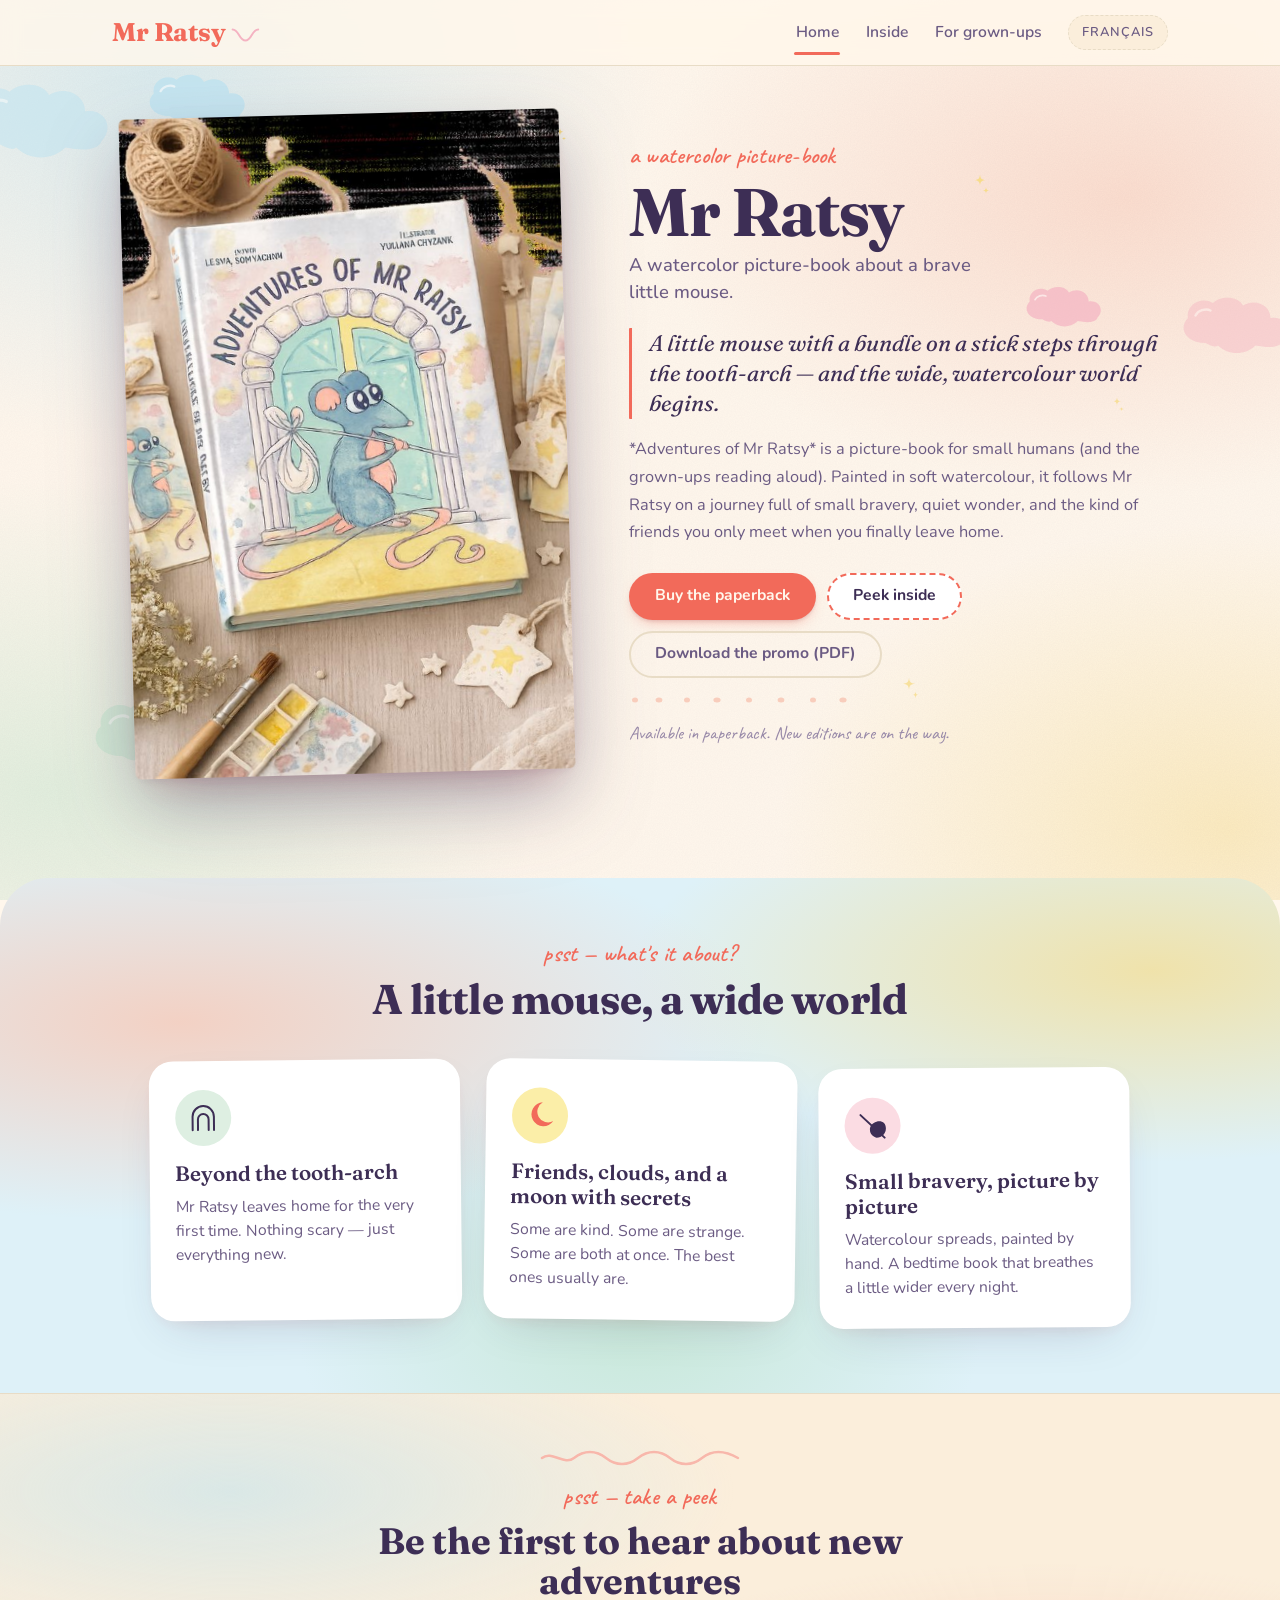
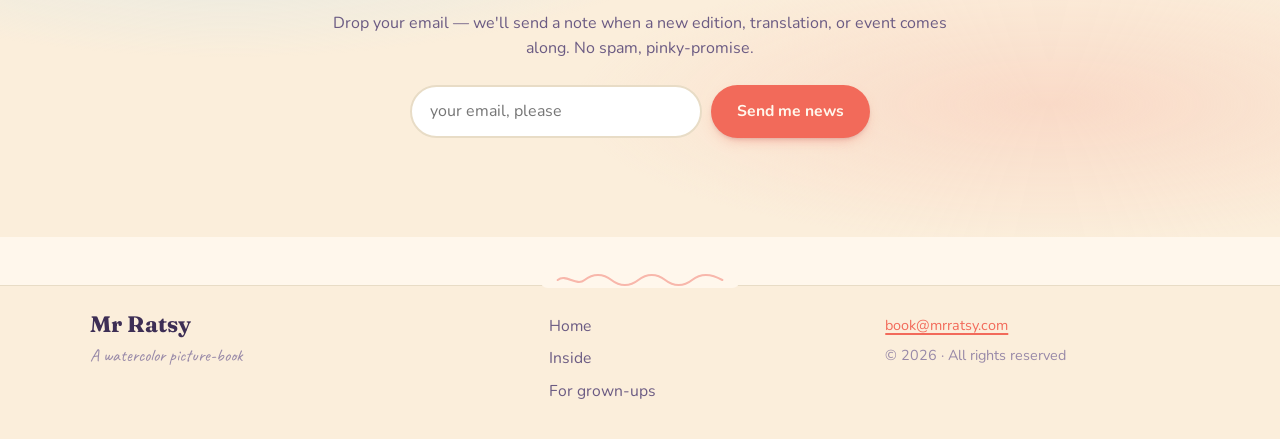
<file: index.html>
<!DOCTYPE html>
<html lang="en">
<head>
    <meta charset="UTF-8">
    <meta name="viewport" content="width=device-width, initial-scale=1.0">
    <title>Adventures of Mr Ratsy — a watercolor picture-book</title>
    <meta name="description" content="Adventures of Mr Ratsy — a watercolor picture-book for children. Follow a brave little mouse on his journey beyond the tooth-arch. Written by Lesya Sonyachna, illustrated by Yuliana Chyzhyk.">
    <meta name="robots" content="index,follow,noarchive,max-image-preview:large">
    <meta name="ia_archiver" content="noindex,nofollow,noarchive">
    <meta name="archive.org_bot" content="noindex,nofollow,noarchive">
    <meta name="theme-color" content="#FFF7EC">
    <meta property="og:title" content="Adventures of Mr Ratsy — a watercolor picture-book">
    <meta property="og:description" content="Adventures of Mr Ratsy — a watercolor picture-book for children. Follow a brave little mouse on his journey beyond the tooth-arch. Written by Lesya Sonyachna, illustrated by Yuliana Chyzhyk.">
    <meta property="og:type" content="book">
    <meta property="og:image" content="https://mrratsy.com/img/og.jpg">
    <meta property="og:locale" content="en_US">
    <meta name="twitter:card" content="summary_large_image">
    <link rel="alternate" hreflang="en" href="https://mrratsy.com/">
    <link rel="alternate" hreflang="fr" href="https://mrratsy.com/fr">
    <link rel="alternate" hreflang="x-default" href="https://mrratsy.com/">
    <link rel="canonical" href="https://mrratsy.com/">
    <link rel="stylesheet" href="/style.7dc31ea4.css">
    <link rel="preconnect" href="https://fonts.googleapis.com">
    <link rel="preconnect" href="https://fonts.gstatic.com" crossorigin>
    <link rel="stylesheet" href="https://fonts.googleapis.com/css2?family=Fraunces:opsz,wght@9..144,500;9..144,600;9..144,700&family=Nunito:wght@400;500;600;700&family=Caveat:wght@500;600;700&display=swap">
    
    
</head>
<body class="page-home">

    <svg aria-hidden="true" focusable="false" width="0" height="0" style="position:absolute;overflow:hidden">
        <defs>
            <symbol id="i-cloud" viewBox="0 0 120 56">
                <path d="M30 44C14 44 8 32 16 24c-2-10 10-18 20-12C42 6 56 6 60 14c10-6 22 0 22 10 12-2 18 10 10 18-2 6-12 6-22 4-8 8-22 8-30 0-2 2-6 0-10-2z" fill="currentColor"/>
                <path d="M22 22c2-4 8-6 12-4" stroke="rgba(255,255,255,.7)" stroke-width="2" stroke-linecap="round" fill="none"/>
            </symbol>
            <symbol id="i-sparkle" viewBox="0 0 24 24">
                <path d="M12 1.5c.4 4 1.6 5.2 5.6 5.6-4 .4-5.2 1.6-5.6 5.6-.4-4-1.6-5.2-5.6-5.6 4-.4 5.2-1.6 5.6-5.6zM18 14c.2 2.6.8 3.2 3.4 3.4-2.6.2-3.2.8-3.4 3.4-.2-2.6-.8-3.2-3.4-3.4 2.6-.2 3.2-.8 3.4-3.4z" fill="currentColor"/>
            </symbol>
            <symbol id="i-squiggle" viewBox="0 0 200 16">
                <path d="M2 8c10-8 22 8 32 0s22-8 32 0 22 8 32 0 22-8 32 0 22 8 32 0 22-8 36 0" fill="none" stroke="currentColor" stroke-width="2.5" stroke-linecap="round"/>
            </symbol>
            <symbol id="i-trail" viewBox="0 0 240 12">
                <g fill="currentColor">
                    <ellipse cx="6" cy="6" rx="3" ry="2.5"/>
                    <ellipse cx="30" cy="6" rx="3.4" ry="2.5"/>
                    <ellipse cx="58" cy="6" rx="3" ry="2.5"/>
                    <ellipse cx="88" cy="6" rx="3.6" ry="2.5"/>
                    <ellipse cx="120" cy="6" rx="3" ry="2.5"/>
                    <ellipse cx="152" cy="6" rx="3.4" ry="2.5"/>
                    <ellipse cx="184" cy="6" rx="3" ry="2.5"/>
                    <ellipse cx="214" cy="6" rx="3.6" ry="2.5"/>
                </g>
            </symbol>
            <symbol id="i-tail" viewBox="0 0 40 22">
                <path d="M2 4c8 0 8 14 16 14s8-14 16-14" fill="none" stroke="currentColor" stroke-width="2.5" stroke-linecap="round"/>
            </symbol>
            <symbol id="i-moon" viewBox="0 0 48 48">
                <path d="M28 4a18 18 0 1 0 16 28A14 14 0 0 1 28 4z" fill="currentColor"/>
            </symbol>
            <symbol id="i-arch" viewBox="0 0 48 48">
                <path d="M8 42V22a16 16 0 1 1 32 0v20" fill="none" stroke="currentColor" stroke-width="3" stroke-linecap="round"/>
                <path d="M16 42V26a8 8 0 1 1 16 0v16" fill="none" stroke="currentColor" stroke-width="3" stroke-linecap="round"/>
            </symbol>
            <symbol id="i-bundle" viewBox="0 0 48 48">
                <path d="M6 8L42 42" stroke="currentColor" stroke-width="3" stroke-linecap="round" fill="none"/>
                <path d="M30 18c-6 2-10 6-10 12s4 10 10 12c8 0 14-6 14-14s-6-12-14-10z" fill="currentColor"/>
            </symbol>
        </defs>
    </svg>

    <div class="sky" aria-hidden="true">
        <svg class="cloud cloud-1"><use href="#i-cloud"/></svg>
        <svg class="cloud cloud-2"><use href="#i-cloud"/></svg>
        <svg class="cloud cloud-3"><use href="#i-cloud"/></svg>
        <svg class="sparkle sparkle-1"><use href="#i-sparkle"/></svg>
        <svg class="sparkle sparkle-2"><use href="#i-sparkle"/></svg>
        <svg class="sparkle sparkle-3"><use href="#i-sparkle"/></svg>
    </div>

    <header class="site-header">
        <div class="header-inner">
            <a class="brand" href="/" aria-label="Mr Ratsy">
                <span class="brand-mark">Mr Ratsy</span>
                <svg class="brand-tail" aria-hidden="true"><use href="#i-tail"/></svg>
            </a>
            <nav class="primary-nav" aria-label="primary">
                <a href="/" data-nav="home">Home</a>
                <a href="/inside" data-nav="inside">Inside</a>
                <a href="/grownups" data-nav="grownups">For grown-ups</a>
            </nav>
            <div class="header-meta">
                <a class="lang-toggle" href="/fr" hreflang="fr">Français</a>
                <button class="nav-toggle" id="nav-toggle" aria-label="menu" aria-expanded="false">
                    <span></span><span></span><span></span>
                </button>
            </div>
        </div>
    </header>

    <main>
        <section class="hero">
            <div class="hero-decor" aria-hidden="true">
                <svg class="hero-cloud hero-cloud-a"><use href="#i-cloud"/></svg>
                <svg class="hero-cloud hero-cloud-b"><use href="#i-cloud"/></svg>
                <svg class="hero-sparkle hero-sparkle-a"><use href="#i-sparkle"/></svg>
                <svg class="hero-sparkle hero-sparkle-b"><use href="#i-sparkle"/></svg>
                <svg class="hero-sparkle hero-sparkle-c"><use href="#i-sparkle"/></svg>
            </div>
            <div class="hero-grid">
                <div class="hero-cover">
                    <div class="hero-cover-frame">
                        <picture>
                            <source media="(prefers-color-scheme: dark)"
                                    srcset="/img/cover-sm.jpg 600w, /img/cover.jpg 1200w"
                                    sizes="(max-width: 720px) 80vw, 480px">
                            <img src="/img/cover-light.jpg"
                                 srcset="/img/cover-light-sm.jpg 600w, /img/cover-light.jpg 1200w"
                                 sizes="(max-width: 720px) 80vw, 480px"
                                 alt="Mr Ratsy — cover"
                                 width="1200" height="1800">
                        </picture>
                    </div>
                </div>
                <div class="hero-text">
                    <p class="eyebrow eyebrow-hand">a watercolor picture-book</p>
                    <h1 class="hero-title">Mr Ratsy</h1>
                    <p class="hero-tagline">A watercolor picture-book about a brave little mouse.</p>
<p class="hero-logline">A little mouse with a bundle on a stick steps through the tooth-arch — and the wide, watercolour world begins.</p>

<p class="hero-pitch">*Adventures of Mr Ratsy* is a picture-book for small humans (and the grown-ups reading aloud). Painted in soft watercolour, it follows Mr Ratsy on a journey full of small bravery, quiet wonder, and the kind of friends you only meet when you finally leave home.</p>
                    <div class="cta-row">
<a class="btn btn-primary" href="https://www.amazon.fr/dp/B0GZNQCR7Y" target="_blank" rel="noopener">Buy the paperback</a><a class="btn btn-secondary" href="/inside">Peek inside</a><a class="btn btn-ghost" href="/promo.pdf" download>Download the promo (PDF)</a>
                    </div>
                    <svg class="cta-trail" aria-hidden="true"><use href="#i-trail"/></svg>
                    <p class="wip-note">Available in paperback. New editions are on the way.</p>
                </div>
            </div>
        </section>

        <section class="band band-sky">
            <div class="band-inner">
                <p class="eyebrow eyebrow-hand">psst — what's it about?</p>
                <h2 class="band-title">A little mouse, a wide world</h2>
                <ul class="feature-grid">
                    <li class="feature-card">
                        <span class="feature-icon feature-icon-arch"><svg><use href="#i-arch"/></svg></span>
                        <h3>Beyond the tooth-arch</h3>
                        <p>Mr Ratsy leaves home for the very first time. Nothing scary — just everything new.</p>
                    </li>
                    <li class="feature-card">
                        <span class="feature-icon feature-icon-moon"><svg><use href="#i-moon"/></svg></span>
                        <h3>Friends, clouds, and a moon with secrets</h3>
                        <p>Some are kind. Some are strange. Some are both at once. The best ones usually are.</p>
                    </li>
                    <li class="feature-card">
                        <span class="feature-icon feature-icon-bundle"><svg><use href="#i-bundle"/></svg></span>
                        <h3>Small bravery, picture by picture</h3>
                        <p>Watercolour spreads, painted by hand. A bedtime book that breathes a little wider every night.</p>
                    </li>
                </ul>
            </div>
        </section>

        <section class="newsletter">
            <svg class="newsletter-squiggle" aria-hidden="true"><use href="#i-squiggle"/></svg>
            <div class="newsletter-inner">
                <p class="eyebrow eyebrow-hand">psst — take a peek</p>
                <h2 class="newsletter-title">Be the first to hear about new adventures</h2>
                <p class="newsletter-lead">Drop your email — we'll send a note when a new edition, translation, or event comes along. No spam, pinky-promise.</p>
<form class="newsletter-form" data-endpoint="" data-mailto="mailto:book@mrratsy.com?subject=Subscribe — Mr Ratsy&body=I'd like to hear about new adventures of Mr Ratsy." data-thanks="Thank you! We'll be in touch."><input type="email" name="email" required placeholder="your email, please"><button class="btn btn-primary" type="submit">Send me news</button></form><p class="newsletter-status"></p>
            </div>
        </section>

    </main>

    <footer class="site-footer">
        <svg class="footer-divider" aria-hidden="true"><use href="#i-squiggle"/></svg>
        <div class="footer-inner">
            <div class="footer-brand">
                <div class="footer-title">Mr Ratsy</div>
                <div class="footer-caption">A watercolor picture-book</div>
            </div>
            <div class="footer-links">
                <a href="/">Home</a>
                <a href="/inside">Inside</a>
                <a href="/grownups">For grown-ups</a>
            </div>
            <div class="footer-meta">
                <a href="mailto:book@mrratsy.com">book@mrratsy.com</a>
                <span class="sep">·</span>
                <span>© 2026 · All rights reserved</span>
            </div>
        </div>
    </footer>

    <script src="/nav.298ba04a.js" defer></script>
</body>
</html>
</file>
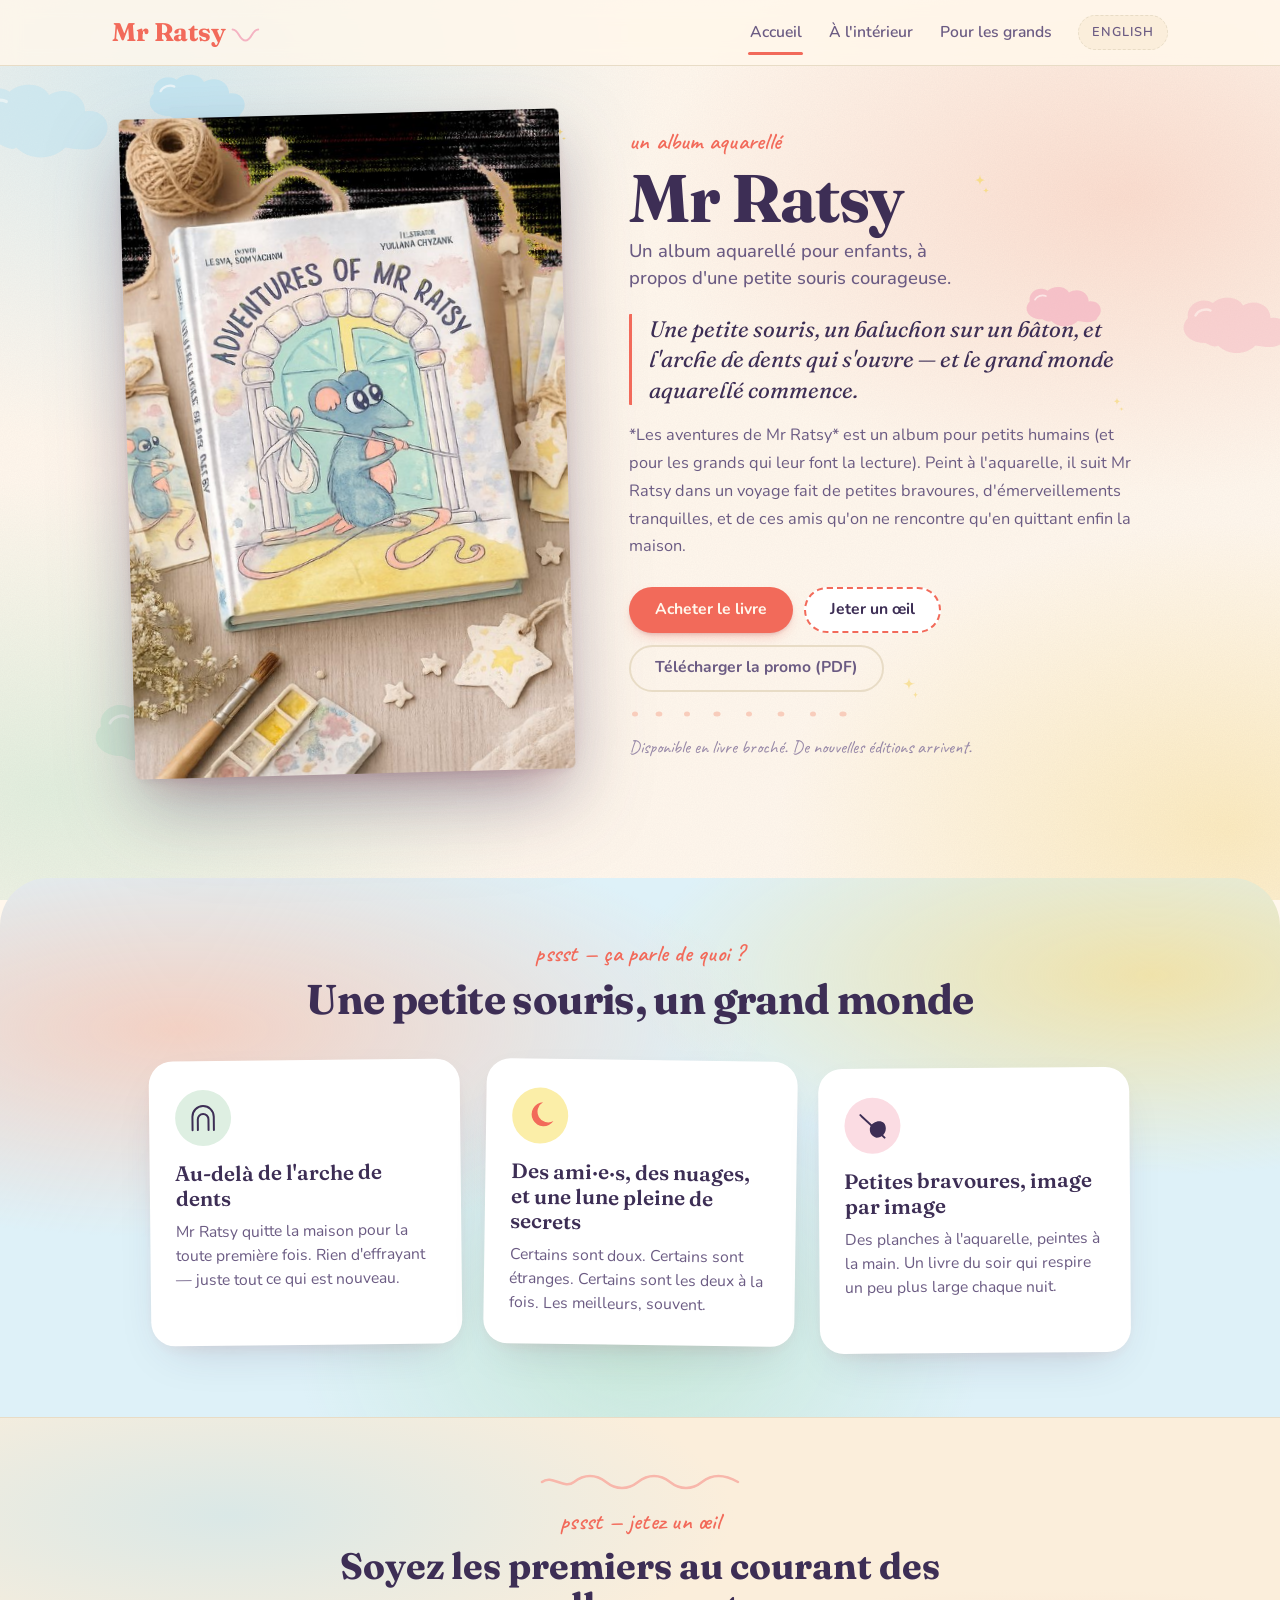
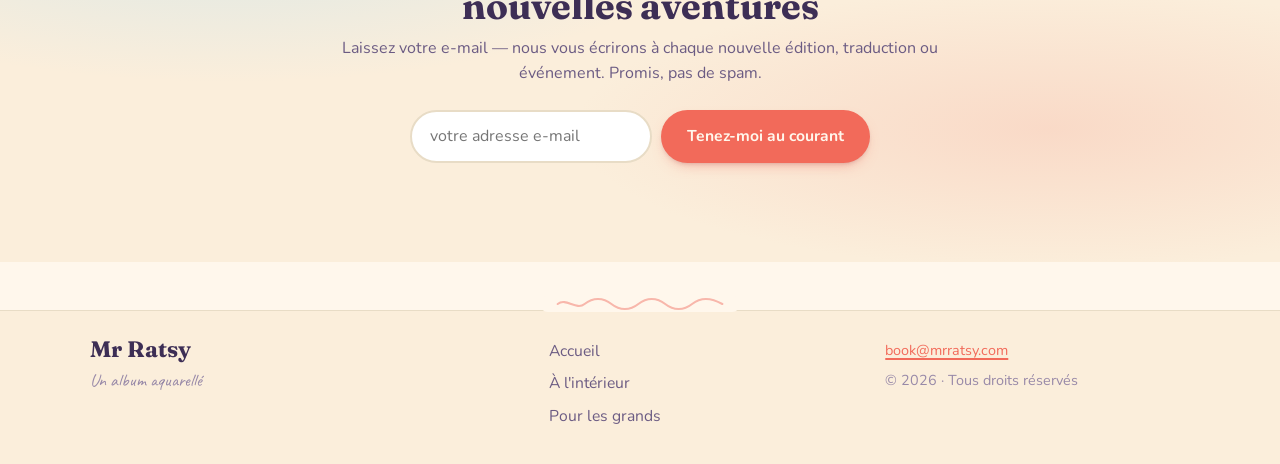
<file: fr/index.html>
<!DOCTYPE html>
<html lang="fr">
<head>
    <meta charset="UTF-8">
    <meta name="viewport" content="width=device-width, initial-scale=1.0">
    <title>Les aventures de Mr Ratsy — un album aquarellé</title>
    <meta name="description" content="Les aventures de Mr Ratsy — un album aquarellé pour enfants. Suivez une petite souris courageuse dans son voyage au-delà de l'arche de dents. Écrit par Lesya Sonyachna, illustré par Yuliana Chyzhyk.">
    <meta name="robots" content="index,follow,noarchive,max-image-preview:large">
    <meta name="ia_archiver" content="noindex,nofollow,noarchive">
    <meta name="archive.org_bot" content="noindex,nofollow,noarchive">
    <meta name="theme-color" content="#FFF7EC">
    <meta property="og:title" content="Les aventures de Mr Ratsy — un album aquarellé">
    <meta property="og:description" content="Les aventures de Mr Ratsy — un album aquarellé pour enfants. Suivez une petite souris courageuse dans son voyage au-delà de l'arche de dents. Écrit par Lesya Sonyachna, illustré par Yuliana Chyzhyk.">
    <meta property="og:type" content="book">
    <meta property="og:image" content="https://mrratsy.com/img/og.jpg">
    <meta property="og:locale" content="fr_FR">
    <meta name="twitter:card" content="summary_large_image">
    <link rel="alternate" hreflang="en" href="https://mrratsy.com/">
    <link rel="alternate" hreflang="fr" href="https://mrratsy.com/fr">
    <link rel="alternate" hreflang="x-default" href="https://mrratsy.com/">
    <link rel="canonical" href="https://mrratsy.com/fr">
    <link rel="stylesheet" href="/style.7dc31ea4.css">
    <link rel="preconnect" href="https://fonts.googleapis.com">
    <link rel="preconnect" href="https://fonts.gstatic.com" crossorigin>
    <link rel="stylesheet" href="https://fonts.googleapis.com/css2?family=Fraunces:opsz,wght@9..144,500;9..144,600;9..144,700&family=Nunito:wght@400;500;600;700&family=Caveat:wght@500;600;700&display=swap">
    
    
</head>
<body class="page-home">

    <svg aria-hidden="true" focusable="false" width="0" height="0" style="position:absolute;overflow:hidden">
        <defs>
            <symbol id="i-cloud" viewBox="0 0 120 56">
                <path d="M30 44C14 44 8 32 16 24c-2-10 10-18 20-12C42 6 56 6 60 14c10-6 22 0 22 10 12-2 18 10 10 18-2 6-12 6-22 4-8 8-22 8-30 0-2 2-6 0-10-2z" fill="currentColor"/>
                <path d="M22 22c2-4 8-6 12-4" stroke="rgba(255,255,255,.7)" stroke-width="2" stroke-linecap="round" fill="none"/>
            </symbol>
            <symbol id="i-sparkle" viewBox="0 0 24 24">
                <path d="M12 1.5c.4 4 1.6 5.2 5.6 5.6-4 .4-5.2 1.6-5.6 5.6-.4-4-1.6-5.2-5.6-5.6 4-.4 5.2-1.6 5.6-5.6zM18 14c.2 2.6.8 3.2 3.4 3.4-2.6.2-3.2.8-3.4 3.4-.2-2.6-.8-3.2-3.4-3.4 2.6-.2 3.2-.8 3.4-3.4z" fill="currentColor"/>
            </symbol>
            <symbol id="i-squiggle" viewBox="0 0 200 16">
                <path d="M2 8c10-8 22 8 32 0s22-8 32 0 22 8 32 0 22-8 32 0 22 8 32 0 22-8 36 0" fill="none" stroke="currentColor" stroke-width="2.5" stroke-linecap="round"/>
            </symbol>
            <symbol id="i-trail" viewBox="0 0 240 12">
                <g fill="currentColor">
                    <ellipse cx="6" cy="6" rx="3" ry="2.5"/>
                    <ellipse cx="30" cy="6" rx="3.4" ry="2.5"/>
                    <ellipse cx="58" cy="6" rx="3" ry="2.5"/>
                    <ellipse cx="88" cy="6" rx="3.6" ry="2.5"/>
                    <ellipse cx="120" cy="6" rx="3" ry="2.5"/>
                    <ellipse cx="152" cy="6" rx="3.4" ry="2.5"/>
                    <ellipse cx="184" cy="6" rx="3" ry="2.5"/>
                    <ellipse cx="214" cy="6" rx="3.6" ry="2.5"/>
                </g>
            </symbol>
            <symbol id="i-tail" viewBox="0 0 40 22">
                <path d="M2 4c8 0 8 14 16 14s8-14 16-14" fill="none" stroke="currentColor" stroke-width="2.5" stroke-linecap="round"/>
            </symbol>
            <symbol id="i-moon" viewBox="0 0 48 48">
                <path d="M28 4a18 18 0 1 0 16 28A14 14 0 0 1 28 4z" fill="currentColor"/>
            </symbol>
            <symbol id="i-arch" viewBox="0 0 48 48">
                <path d="M8 42V22a16 16 0 1 1 32 0v20" fill="none" stroke="currentColor" stroke-width="3" stroke-linecap="round"/>
                <path d="M16 42V26a8 8 0 1 1 16 0v16" fill="none" stroke="currentColor" stroke-width="3" stroke-linecap="round"/>
            </symbol>
            <symbol id="i-bundle" viewBox="0 0 48 48">
                <path d="M6 8L42 42" stroke="currentColor" stroke-width="3" stroke-linecap="round" fill="none"/>
                <path d="M30 18c-6 2-10 6-10 12s4 10 10 12c8 0 14-6 14-14s-6-12-14-10z" fill="currentColor"/>
            </symbol>
        </defs>
    </svg>

    <div class="sky" aria-hidden="true">
        <svg class="cloud cloud-1"><use href="#i-cloud"/></svg>
        <svg class="cloud cloud-2"><use href="#i-cloud"/></svg>
        <svg class="cloud cloud-3"><use href="#i-cloud"/></svg>
        <svg class="sparkle sparkle-1"><use href="#i-sparkle"/></svg>
        <svg class="sparkle sparkle-2"><use href="#i-sparkle"/></svg>
        <svg class="sparkle sparkle-3"><use href="#i-sparkle"/></svg>
    </div>

    <header class="site-header">
        <div class="header-inner">
            <a class="brand" href="/fr" aria-label="Mr Ratsy">
                <span class="brand-mark">Mr Ratsy</span>
                <svg class="brand-tail" aria-hidden="true"><use href="#i-tail"/></svg>
            </a>
            <nav class="primary-nav" aria-label="primary">
                <a href="/fr" data-nav="home">Accueil</a>
                <a href="/fr/inside" data-nav="inside">À l'intérieur</a>
                <a href="/fr/grownups" data-nav="grownups">Pour les grands</a>
            </nav>
            <div class="header-meta">
                <a class="lang-toggle" href="/" hreflang="en">English</a>
                <button class="nav-toggle" id="nav-toggle" aria-label="menu" aria-expanded="false">
                    <span></span><span></span><span></span>
                </button>
            </div>
        </div>
    </header>

    <main>
        <section class="hero">
            <div class="hero-decor" aria-hidden="true">
                <svg class="hero-cloud hero-cloud-a"><use href="#i-cloud"/></svg>
                <svg class="hero-cloud hero-cloud-b"><use href="#i-cloud"/></svg>
                <svg class="hero-sparkle hero-sparkle-a"><use href="#i-sparkle"/></svg>
                <svg class="hero-sparkle hero-sparkle-b"><use href="#i-sparkle"/></svg>
                <svg class="hero-sparkle hero-sparkle-c"><use href="#i-sparkle"/></svg>
            </div>
            <div class="hero-grid">
                <div class="hero-cover">
                    <div class="hero-cover-frame">
                        <picture>
                            <source media="(prefers-color-scheme: dark)"
                                    srcset="/img/cover-sm.jpg 600w, /img/cover.jpg 1200w"
                                    sizes="(max-width: 720px) 80vw, 480px">
                            <img src="/img/cover-light.jpg"
                                 srcset="/img/cover-light-sm.jpg 600w, /img/cover-light.jpg 1200w"
                                 sizes="(max-width: 720px) 80vw, 480px"
                                 alt="Mr Ratsy — cover"
                                 width="1200" height="1800">
                        </picture>
                    </div>
                </div>
                <div class="hero-text">
                    <p class="eyebrow eyebrow-hand">un album aquarellé</p>
                    <h1 class="hero-title">Mr Ratsy</h1>
                    <p class="hero-tagline">Un album aquarellé pour enfants, à propos d'une petite souris courageuse.</p>
<p class="hero-logline">Une petite souris, un baluchon sur un bâton, et l'arche de dents qui s'ouvre — et le grand monde aquarellé commence.</p>

<p class="hero-pitch">*Les aventures de Mr Ratsy* est un album pour petits humains (et pour les grands qui leur font la lecture). Peint à l'aquarelle, il suit Mr Ratsy dans un voyage fait de petites bravoures, d'émerveillements tranquilles, et de ces amis qu'on ne rencontre qu'en quittant enfin la maison.</p>
                    <div class="cta-row">
<a class="btn btn-primary" href="https://www.amazon.fr/dp/B0GZNQCR7Y" target="_blank" rel="noopener">Acheter le livre</a><a class="btn btn-secondary" href="/fr/inside">Jeter un œil</a><a class="btn btn-ghost" href="/promo.pdf" download>Télécharger la promo (PDF)</a>
                    </div>
                    <svg class="cta-trail" aria-hidden="true"><use href="#i-trail"/></svg>
                    <p class="wip-note">Disponible en livre broché. De nouvelles éditions arrivent.</p>
                </div>
            </div>
        </section>

        <section class="band band-sky">
            <div class="band-inner">
                <p class="eyebrow eyebrow-hand">pssst — ça parle de quoi ?</p>
                <h2 class="band-title">Une petite souris, un grand monde</h2>
                <ul class="feature-grid">
                    <li class="feature-card">
                        <span class="feature-icon feature-icon-arch"><svg><use href="#i-arch"/></svg></span>
                        <h3>Au-delà de l'arche de dents</h3>
                        <p>Mr Ratsy quitte la maison pour la toute première fois. Rien d'effrayant — juste tout ce qui est nouveau.</p>
                    </li>
                    <li class="feature-card">
                        <span class="feature-icon feature-icon-moon"><svg><use href="#i-moon"/></svg></span>
                        <h3>Des ami·e·s, des nuages, et une lune pleine de secrets</h3>
                        <p>Certains sont doux. Certains sont étranges. Certains sont les deux à la fois. Les meilleurs, souvent.</p>
                    </li>
                    <li class="feature-card">
                        <span class="feature-icon feature-icon-bundle"><svg><use href="#i-bundle"/></svg></span>
                        <h3>Petites bravoures, image par image</h3>
                        <p>Des planches à l'aquarelle, peintes à la main. Un livre du soir qui respire un peu plus large chaque nuit.</p>
                    </li>
                </ul>
            </div>
        </section>

        <section class="newsletter">
            <svg class="newsletter-squiggle" aria-hidden="true"><use href="#i-squiggle"/></svg>
            <div class="newsletter-inner">
                <p class="eyebrow eyebrow-hand">pssst — jetez un œil</p>
                <h2 class="newsletter-title">Soyez les premiers au courant des nouvelles aventures</h2>
                <p class="newsletter-lead">Laissez votre e-mail — nous vous écrirons à chaque nouvelle édition, traduction ou événement. Promis, pas de spam.</p>
<form class="newsletter-form" data-endpoint="" data-mailto="mailto:book@mrratsy.com?subject=Abonnement — Mr Ratsy&body=J'aimerais être tenu(e) au courant des nouvelles aventures de Mr Ratsy." data-thanks="Merci ! Nous vous tiendrons au courant."><input type="email" name="email" required placeholder="votre adresse e-mail"><button class="btn btn-primary" type="submit">Tenez-moi au courant</button></form><p class="newsletter-status"></p>
            </div>
        </section>

    </main>

    <footer class="site-footer">
        <svg class="footer-divider" aria-hidden="true"><use href="#i-squiggle"/></svg>
        <div class="footer-inner">
            <div class="footer-brand">
                <div class="footer-title">Mr Ratsy</div>
                <div class="footer-caption">Un album aquarellé</div>
            </div>
            <div class="footer-links">
                <a href="/fr">Accueil</a>
                <a href="/fr/inside">À l'intérieur</a>
                <a href="/fr/grownups">Pour les grands</a>
            </div>
            <div class="footer-meta">
                <a href="mailto:book@mrratsy.com">book@mrratsy.com</a>
                <span class="sep">·</span>
                <span>© 2026 · Tous droits réservés</span>
            </div>
        </div>
    </footer>

    <script src="/nav.298ba04a.js" defer></script>
</body>
</html>
</file>
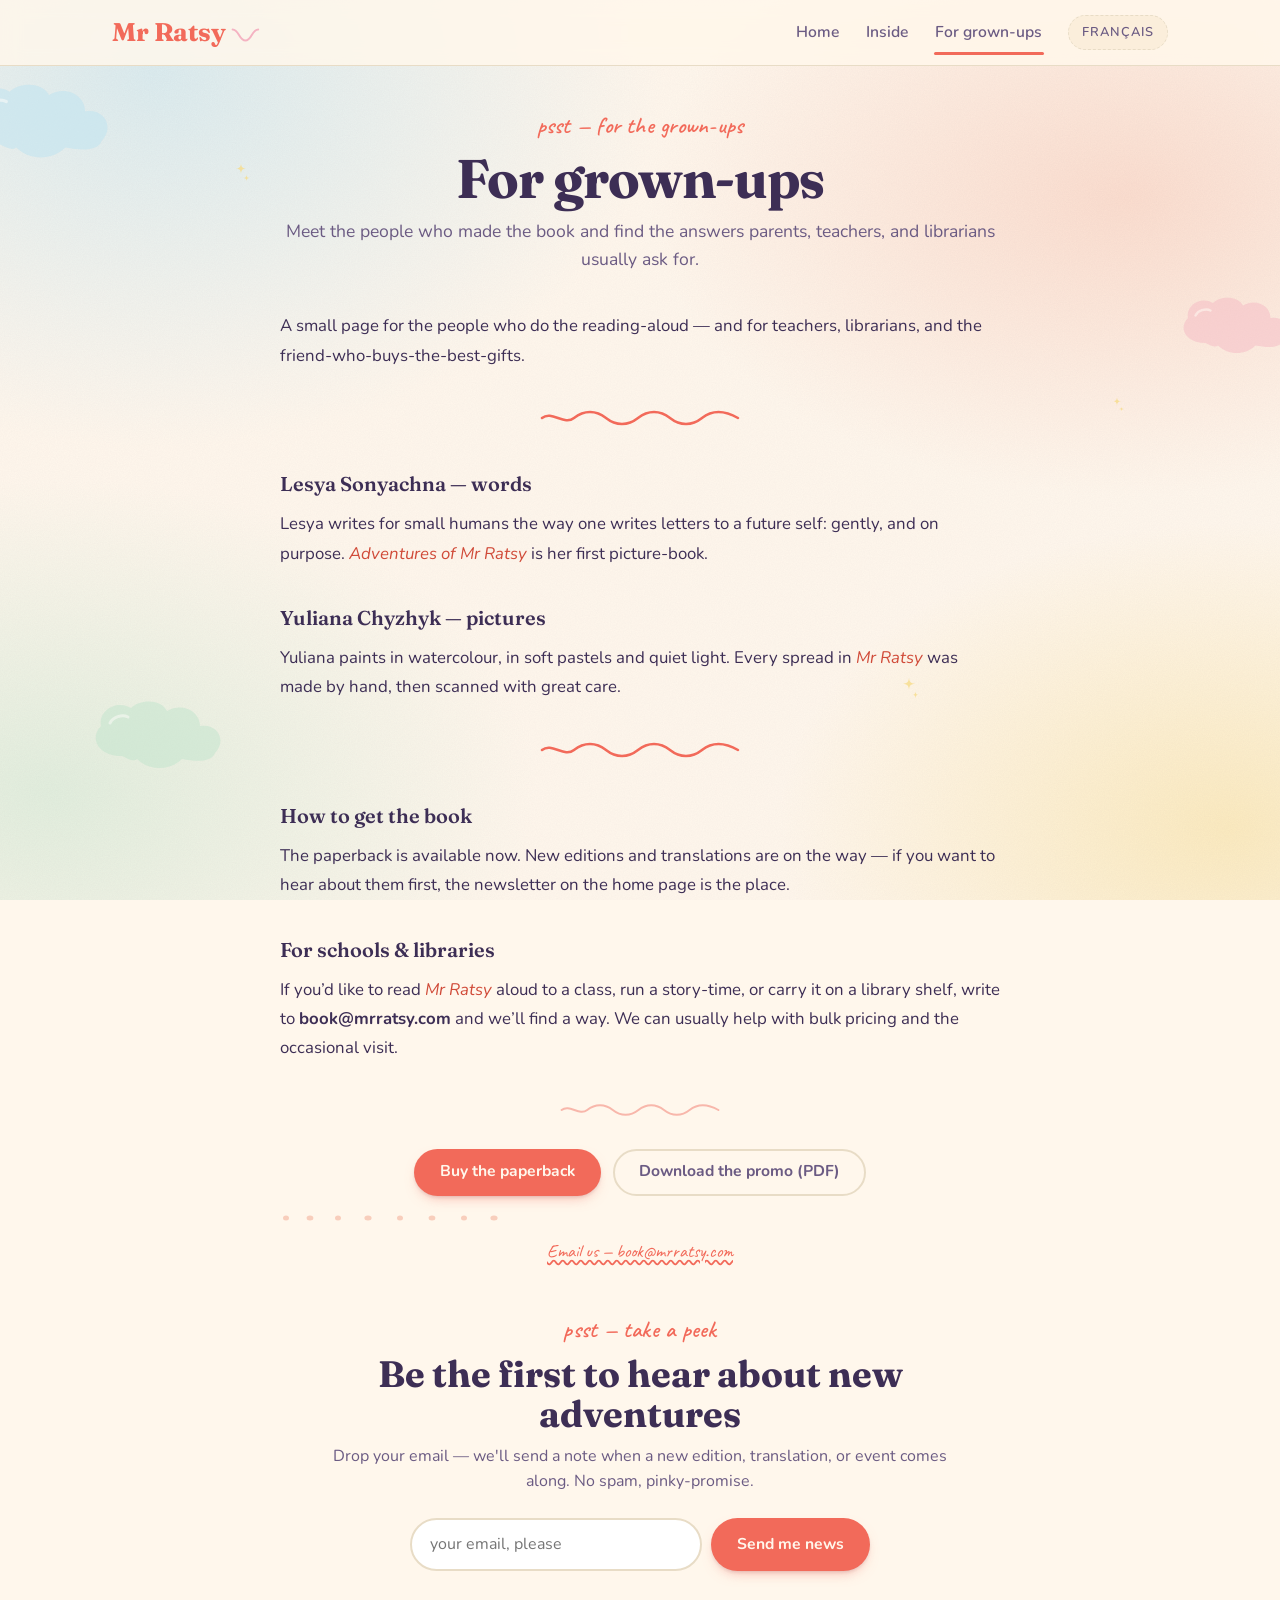
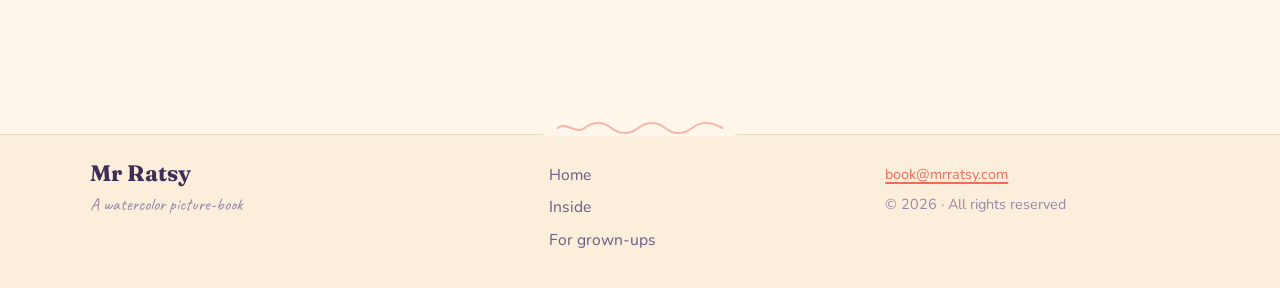
<file: grownups/index.html>
<!DOCTYPE html>
<html lang="en">
<head>
    <meta charset="UTF-8">
    <meta name="viewport" content="width=device-width, initial-scale=1.0">
    <title>For grown-ups — Mr Ratsy</title>
    <meta name="description" content="Adventures of Mr Ratsy — a watercolor picture-book for children. Follow a brave little mouse on his journey beyond the tooth-arch. Written by Lesya Sonyachna, illustrated by Yuliana Chyzhyk.">
    <meta name="robots" content="index,follow,noarchive,max-image-preview:large">
    <meta name="ia_archiver" content="noindex,nofollow,noarchive">
    <meta name="archive.org_bot" content="noindex,nofollow,noarchive">
    <meta name="theme-color" content="#FFF7EC">
    <meta property="og:title" content="For grown-ups — Mr Ratsy">
    <meta property="og:description" content="Adventures of Mr Ratsy — a watercolor picture-book for children. Follow a brave little mouse on his journey beyond the tooth-arch. Written by Lesya Sonyachna, illustrated by Yuliana Chyzhyk.">
    <meta property="og:type" content="book">
    <meta property="og:image" content="https://mrratsy.com/img/og.jpg">
    <meta property="og:locale" content="en_US">
    <meta name="twitter:card" content="summary_large_image">
    <link rel="alternate" hreflang="en" href="https://mrratsy.com/grownups">
    <link rel="alternate" hreflang="fr" href="https://mrratsy.com/fr/grownups">
    <link rel="alternate" hreflang="x-default" href="https://mrratsy.com/grownups">
    <link rel="canonical" href="https://mrratsy.com/grownups">
    <link rel="stylesheet" href="/style.7dc31ea4.css">
    <link rel="preconnect" href="https://fonts.googleapis.com">
    <link rel="preconnect" href="https://fonts.gstatic.com" crossorigin>
    <link rel="stylesheet" href="https://fonts.googleapis.com/css2?family=Fraunces:opsz,wght@9..144,500;9..144,600;9..144,700&family=Nunito:wght@400;500;600;700&family=Caveat:wght@500;600;700&display=swap">
    
    
</head>
<body class="page-grownups">

    <svg aria-hidden="true" focusable="false" width="0" height="0" style="position:absolute;overflow:hidden">
        <defs>
            <symbol id="i-cloud" viewBox="0 0 120 56">
                <path d="M30 44C14 44 8 32 16 24c-2-10 10-18 20-12C42 6 56 6 60 14c10-6 22 0 22 10 12-2 18 10 10 18-2 6-12 6-22 4-8 8-22 8-30 0-2 2-6 0-10-2z" fill="currentColor"/>
                <path d="M22 22c2-4 8-6 12-4" stroke="rgba(255,255,255,.7)" stroke-width="2" stroke-linecap="round" fill="none"/>
            </symbol>
            <symbol id="i-sparkle" viewBox="0 0 24 24">
                <path d="M12 1.5c.4 4 1.6 5.2 5.6 5.6-4 .4-5.2 1.6-5.6 5.6-.4-4-1.6-5.2-5.6-5.6 4-.4 5.2-1.6 5.6-5.6zM18 14c.2 2.6.8 3.2 3.4 3.4-2.6.2-3.2.8-3.4 3.4-.2-2.6-.8-3.2-3.4-3.4 2.6-.2 3.2-.8 3.4-3.4z" fill="currentColor"/>
            </symbol>
            <symbol id="i-squiggle" viewBox="0 0 200 16">
                <path d="M2 8c10-8 22 8 32 0s22-8 32 0 22 8 32 0 22-8 32 0 22 8 32 0 22-8 36 0" fill="none" stroke="currentColor" stroke-width="2.5" stroke-linecap="round"/>
            </symbol>
            <symbol id="i-trail" viewBox="0 0 240 12">
                <g fill="currentColor">
                    <ellipse cx="6" cy="6" rx="3" ry="2.5"/>
                    <ellipse cx="30" cy="6" rx="3.4" ry="2.5"/>
                    <ellipse cx="58" cy="6" rx="3" ry="2.5"/>
                    <ellipse cx="88" cy="6" rx="3.6" ry="2.5"/>
                    <ellipse cx="120" cy="6" rx="3" ry="2.5"/>
                    <ellipse cx="152" cy="6" rx="3.4" ry="2.5"/>
                    <ellipse cx="184" cy="6" rx="3" ry="2.5"/>
                    <ellipse cx="214" cy="6" rx="3.6" ry="2.5"/>
                </g>
            </symbol>
            <symbol id="i-tail" viewBox="0 0 40 22">
                <path d="M2 4c8 0 8 14 16 14s8-14 16-14" fill="none" stroke="currentColor" stroke-width="2.5" stroke-linecap="round"/>
            </symbol>
            <symbol id="i-moon" viewBox="0 0 48 48">
                <path d="M28 4a18 18 0 1 0 16 28A14 14 0 0 1 28 4z" fill="currentColor"/>
            </symbol>
            <symbol id="i-arch" viewBox="0 0 48 48">
                <path d="M8 42V22a16 16 0 1 1 32 0v20" fill="none" stroke="currentColor" stroke-width="3" stroke-linecap="round"/>
                <path d="M16 42V26a8 8 0 1 1 16 0v16" fill="none" stroke="currentColor" stroke-width="3" stroke-linecap="round"/>
            </symbol>
            <symbol id="i-bundle" viewBox="0 0 48 48">
                <path d="M6 8L42 42" stroke="currentColor" stroke-width="3" stroke-linecap="round" fill="none"/>
                <path d="M30 18c-6 2-10 6-10 12s4 10 10 12c8 0 14-6 14-14s-6-12-14-10z" fill="currentColor"/>
            </symbol>
        </defs>
    </svg>

    <div class="sky" aria-hidden="true">
        <svg class="cloud cloud-1"><use href="#i-cloud"/></svg>
        <svg class="cloud cloud-2"><use href="#i-cloud"/></svg>
        <svg class="cloud cloud-3"><use href="#i-cloud"/></svg>
        <svg class="sparkle sparkle-1"><use href="#i-sparkle"/></svg>
        <svg class="sparkle sparkle-2"><use href="#i-sparkle"/></svg>
        <svg class="sparkle sparkle-3"><use href="#i-sparkle"/></svg>
    </div>

    <header class="site-header">
        <div class="header-inner">
            <a class="brand" href="/" aria-label="Mr Ratsy">
                <span class="brand-mark">Mr Ratsy</span>
                <svg class="brand-tail" aria-hidden="true"><use href="#i-tail"/></svg>
            </a>
            <nav class="primary-nav" aria-label="primary">
                <a href="/" data-nav="home">Home</a>
                <a href="/inside" data-nav="inside">Inside</a>
                <a href="/grownups" data-nav="grownups">For grown-ups</a>
            </nav>
            <div class="header-meta">
                <a class="lang-toggle" href="/fr/grownups" hreflang="fr">Français</a>
                <button class="nav-toggle" id="nav-toggle" aria-label="menu" aria-expanded="false">
                    <span></span><span></span><span></span>
                </button>
            </div>
        </div>
    </header>

    <main>
        <section class="prose-page">
            <div class="prose-header">
                <p class="eyebrow eyebrow-hand">psst — for the grown-ups</p>
                <h1 class="prose-title">For grown-ups</h1>
                <p class="prose-intro">Meet the people who made the book and find the answers parents, teachers, and librarians usually ask for.</p>
            </div>

            <article class="prose">
<p>A small page for the people who do the reading-aloud — and for teachers, librarians, and the friend-who-buys-the-best-gifts.</p>
<hr>
<h3>Lesya Sonyachna — words</h3>
<p>Lesya writes for small humans the way one writes letters to a future self: gently, and on purpose. <em>Adventures of Mr Ratsy</em> is her first picture-book.</p>
<h3>Yuliana Chyzhyk — pictures</h3>
<p>Yuliana paints in watercolour, in soft pastels and quiet light. Every spread in <em>Mr Ratsy</em> was made by hand, then scanned with great care.</p>
<hr>
<h3>How to get the book</h3>
<p>The paperback is available now. New editions and translations are on the way — if you want to hear about them first, the newsletter on the home page is the place.</p>
<h3>For schools &amp; libraries</h3>
<p>If you&rsquo;d like to read <em>Mr Ratsy</em> aloud to a class, run a story-time, or carry it on a library shelf, write to <strong>book@mrratsy.com</strong> and we&rsquo;ll find a way. We can usually help with bulk pricing and the occasional visit.</p>
            </article>

            <section class="grownups-actions">
                <svg class="section-squiggle" aria-hidden="true"><use href="#i-squiggle"/></svg>
                <div class="cta-row cta-row-after">
<a class="btn btn-primary" href="https://www.amazon.fr/dp/B0GZNQCR7Y" target="_blank" rel="noopener">Buy the paperback</a><a class="btn btn-ghost" href="/promo.pdf" download>Download the promo (PDF)</a>
                </div>
                <svg class="cta-trail" aria-hidden="true"><use href="#i-trail"/></svg>
                <p class="wip-note"><a href="mailto:book@mrratsy.com">Email us — book@mrratsy.com</a></p>
            </section>

            <section class="newsletter newsletter-inline">
                <div class="newsletter-inner">
                    <p class="eyebrow eyebrow-hand">psst — take a peek</p>
                    <h2 class="newsletter-title">Be the first to hear about new adventures</h2>
                    <p class="newsletter-lead">Drop your email — we'll send a note when a new edition, translation, or event comes along. No spam, pinky-promise.</p>
<form class="newsletter-form" data-endpoint="" data-mailto="mailto:book@mrratsy.com?subject=Subscribe — Mr Ratsy&body=I'd like to hear about new adventures of Mr Ratsy." data-thanks="Thank you! We'll be in touch."><input type="email" name="email" required placeholder="your email, please"><button class="btn btn-primary" type="submit">Send me news</button></form><p class="newsletter-status"></p>
                </div>
            </section>
        </section>

    </main>

    <footer class="site-footer">
        <svg class="footer-divider" aria-hidden="true"><use href="#i-squiggle"/></svg>
        <div class="footer-inner">
            <div class="footer-brand">
                <div class="footer-title">Mr Ratsy</div>
                <div class="footer-caption">A watercolor picture-book</div>
            </div>
            <div class="footer-links">
                <a href="/">Home</a>
                <a href="/inside">Inside</a>
                <a href="/grownups">For grown-ups</a>
            </div>
            <div class="footer-meta">
                <a href="mailto:book@mrratsy.com">book@mrratsy.com</a>
                <span class="sep">·</span>
                <span>© 2026 · All rights reserved</span>
            </div>
        </div>
    </footer>

    <script src="/nav.298ba04a.js" defer></script>
</body>
</html>
</file>
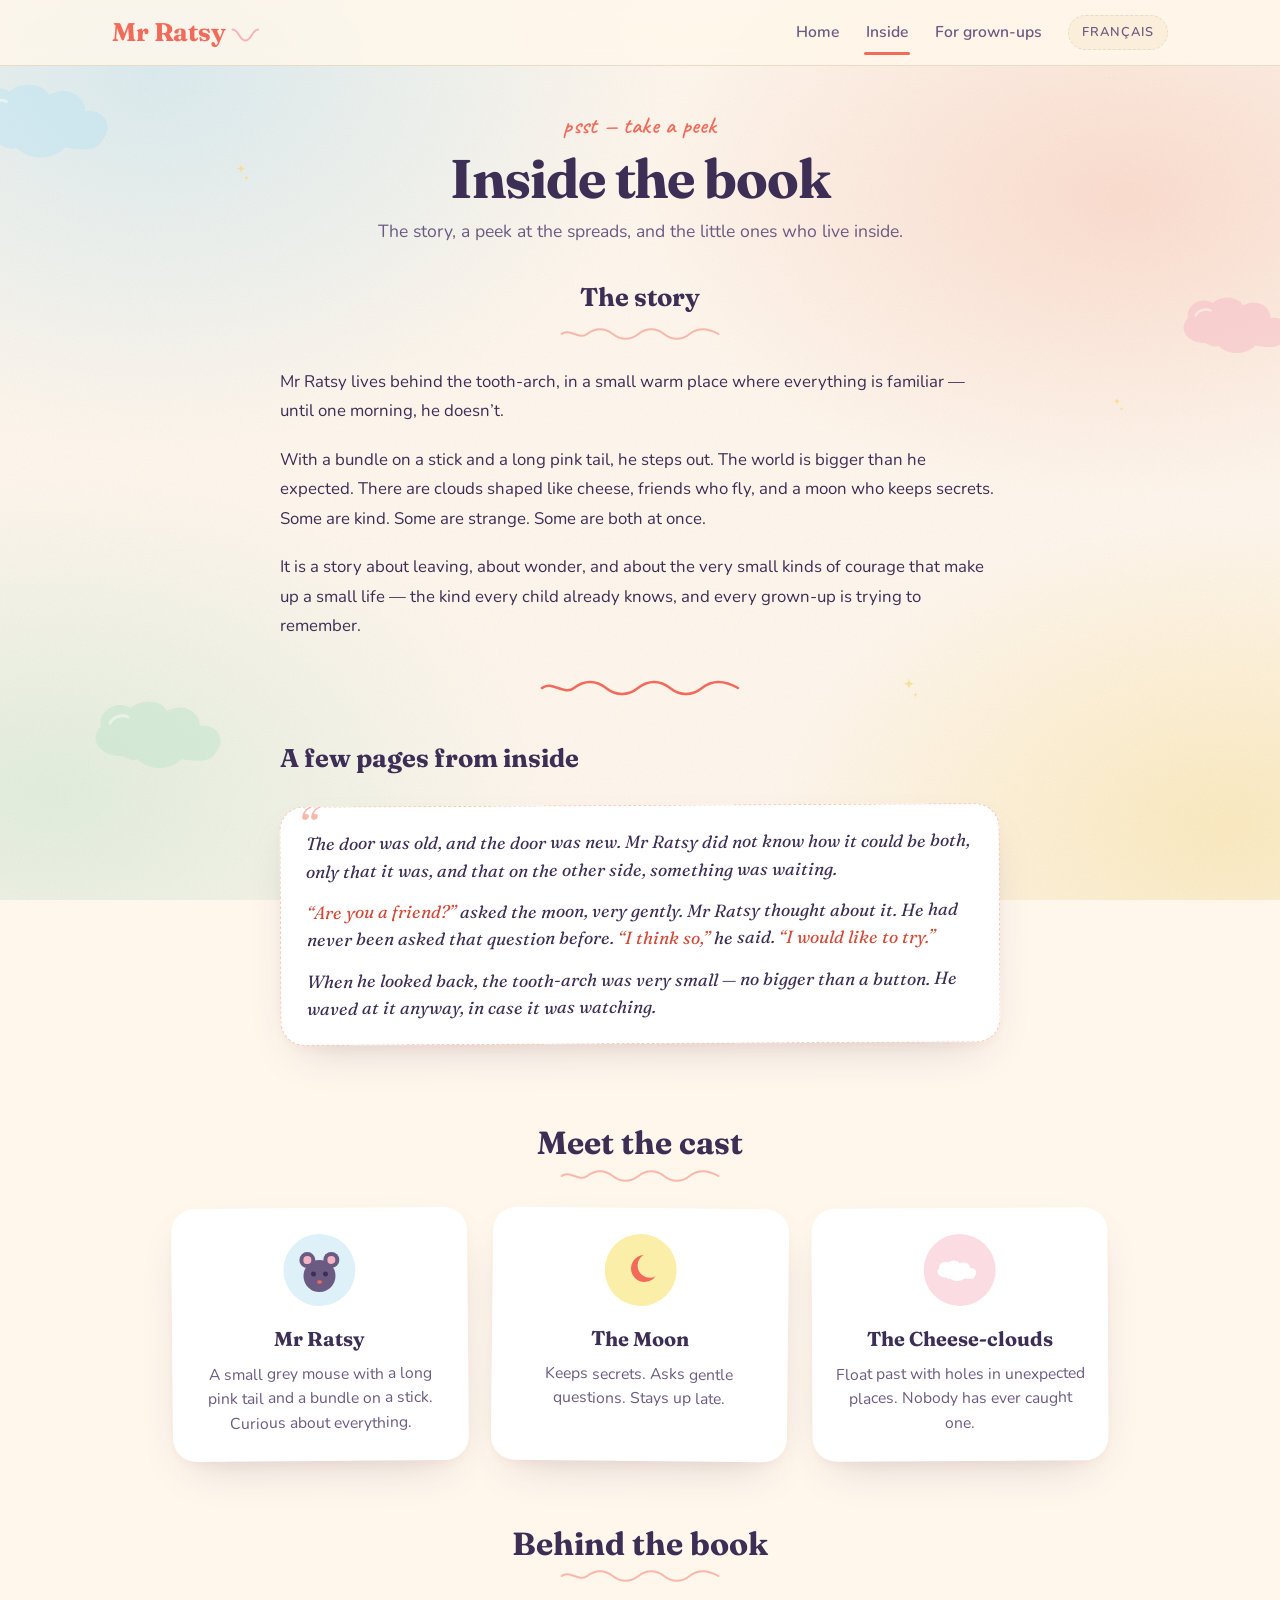
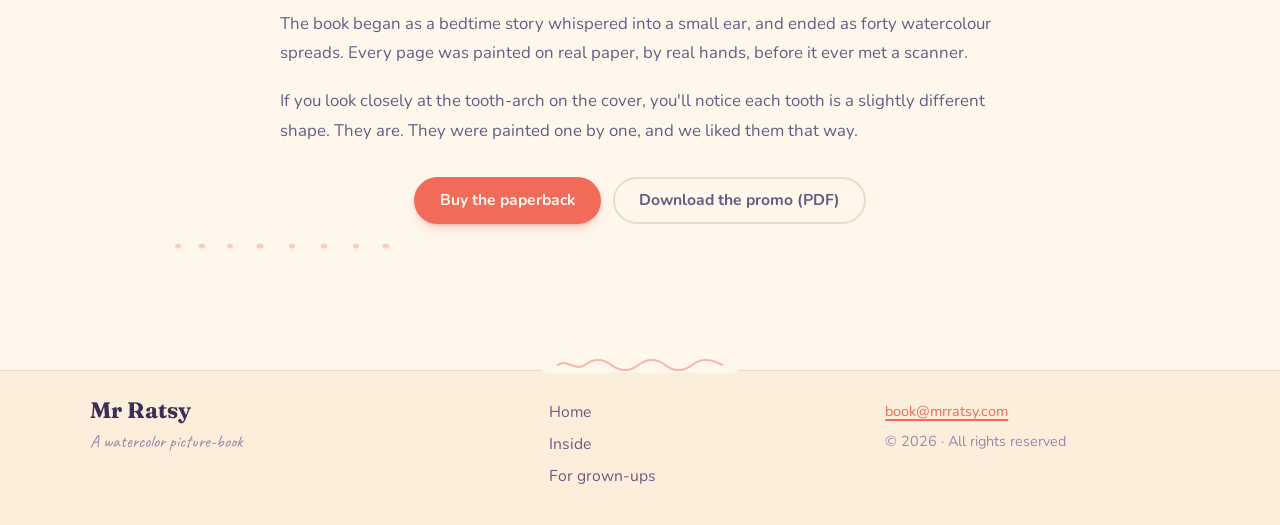
<file: inside/index.html>
<!DOCTYPE html>
<html lang="en">
<head>
    <meta charset="UTF-8">
    <meta name="viewport" content="width=device-width, initial-scale=1.0">
    <title>Inside the book — Mr Ratsy</title>
    <meta name="description" content="Adventures of Mr Ratsy — a watercolor picture-book for children. Follow a brave little mouse on his journey beyond the tooth-arch. Written by Lesya Sonyachna, illustrated by Yuliana Chyzhyk.">
    <meta name="robots" content="index,follow,noarchive,max-image-preview:large">
    <meta name="ia_archiver" content="noindex,nofollow,noarchive">
    <meta name="archive.org_bot" content="noindex,nofollow,noarchive">
    <meta name="theme-color" content="#FFF7EC">
    <meta property="og:title" content="Inside the book — Mr Ratsy">
    <meta property="og:description" content="Adventures of Mr Ratsy — a watercolor picture-book for children. Follow a brave little mouse on his journey beyond the tooth-arch. Written by Lesya Sonyachna, illustrated by Yuliana Chyzhyk.">
    <meta property="og:type" content="book">
    <meta property="og:image" content="https://mrratsy.com/img/og.jpg">
    <meta property="og:locale" content="en_US">
    <meta name="twitter:card" content="summary_large_image">
    <link rel="alternate" hreflang="en" href="https://mrratsy.com/inside">
    <link rel="alternate" hreflang="fr" href="https://mrratsy.com/fr/inside">
    <link rel="alternate" hreflang="x-default" href="https://mrratsy.com/inside">
    <link rel="canonical" href="https://mrratsy.com/inside">
    <link rel="stylesheet" href="/style.7dc31ea4.css">
    <link rel="preconnect" href="https://fonts.googleapis.com">
    <link rel="preconnect" href="https://fonts.gstatic.com" crossorigin>
    <link rel="stylesheet" href="https://fonts.googleapis.com/css2?family=Fraunces:opsz,wght@9..144,500;9..144,600;9..144,700&family=Nunito:wght@400;500;600;700&family=Caveat:wght@500;600;700&display=swap">
    
    
</head>
<body class="page-inside">

    <svg aria-hidden="true" focusable="false" width="0" height="0" style="position:absolute;overflow:hidden">
        <defs>
            <symbol id="i-cloud" viewBox="0 0 120 56">
                <path d="M30 44C14 44 8 32 16 24c-2-10 10-18 20-12C42 6 56 6 60 14c10-6 22 0 22 10 12-2 18 10 10 18-2 6-12 6-22 4-8 8-22 8-30 0-2 2-6 0-10-2z" fill="currentColor"/>
                <path d="M22 22c2-4 8-6 12-4" stroke="rgba(255,255,255,.7)" stroke-width="2" stroke-linecap="round" fill="none"/>
            </symbol>
            <symbol id="i-sparkle" viewBox="0 0 24 24">
                <path d="M12 1.5c.4 4 1.6 5.2 5.6 5.6-4 .4-5.2 1.6-5.6 5.6-.4-4-1.6-5.2-5.6-5.6 4-.4 5.2-1.6 5.6-5.6zM18 14c.2 2.6.8 3.2 3.4 3.4-2.6.2-3.2.8-3.4 3.4-.2-2.6-.8-3.2-3.4-3.4 2.6-.2 3.2-.8 3.4-3.4z" fill="currentColor"/>
            </symbol>
            <symbol id="i-squiggle" viewBox="0 0 200 16">
                <path d="M2 8c10-8 22 8 32 0s22-8 32 0 22 8 32 0 22-8 32 0 22 8 32 0 22-8 36 0" fill="none" stroke="currentColor" stroke-width="2.5" stroke-linecap="round"/>
            </symbol>
            <symbol id="i-trail" viewBox="0 0 240 12">
                <g fill="currentColor">
                    <ellipse cx="6" cy="6" rx="3" ry="2.5"/>
                    <ellipse cx="30" cy="6" rx="3.4" ry="2.5"/>
                    <ellipse cx="58" cy="6" rx="3" ry="2.5"/>
                    <ellipse cx="88" cy="6" rx="3.6" ry="2.5"/>
                    <ellipse cx="120" cy="6" rx="3" ry="2.5"/>
                    <ellipse cx="152" cy="6" rx="3.4" ry="2.5"/>
                    <ellipse cx="184" cy="6" rx="3" ry="2.5"/>
                    <ellipse cx="214" cy="6" rx="3.6" ry="2.5"/>
                </g>
            </symbol>
            <symbol id="i-tail" viewBox="0 0 40 22">
                <path d="M2 4c8 0 8 14 16 14s8-14 16-14" fill="none" stroke="currentColor" stroke-width="2.5" stroke-linecap="round"/>
            </symbol>
            <symbol id="i-moon" viewBox="0 0 48 48">
                <path d="M28 4a18 18 0 1 0 16 28A14 14 0 0 1 28 4z" fill="currentColor"/>
            </symbol>
            <symbol id="i-arch" viewBox="0 0 48 48">
                <path d="M8 42V22a16 16 0 1 1 32 0v20" fill="none" stroke="currentColor" stroke-width="3" stroke-linecap="round"/>
                <path d="M16 42V26a8 8 0 1 1 16 0v16" fill="none" stroke="currentColor" stroke-width="3" stroke-linecap="round"/>
            </symbol>
            <symbol id="i-bundle" viewBox="0 0 48 48">
                <path d="M6 8L42 42" stroke="currentColor" stroke-width="3" stroke-linecap="round" fill="none"/>
                <path d="M30 18c-6 2-10 6-10 12s4 10 10 12c8 0 14-6 14-14s-6-12-14-10z" fill="currentColor"/>
            </symbol>
        </defs>
    </svg>

    <div class="sky" aria-hidden="true">
        <svg class="cloud cloud-1"><use href="#i-cloud"/></svg>
        <svg class="cloud cloud-2"><use href="#i-cloud"/></svg>
        <svg class="cloud cloud-3"><use href="#i-cloud"/></svg>
        <svg class="sparkle sparkle-1"><use href="#i-sparkle"/></svg>
        <svg class="sparkle sparkle-2"><use href="#i-sparkle"/></svg>
        <svg class="sparkle sparkle-3"><use href="#i-sparkle"/></svg>
    </div>

    <header class="site-header">
        <div class="header-inner">
            <a class="brand" href="/" aria-label="Mr Ratsy">
                <span class="brand-mark">Mr Ratsy</span>
                <svg class="brand-tail" aria-hidden="true"><use href="#i-tail"/></svg>
            </a>
            <nav class="primary-nav" aria-label="primary">
                <a href="/" data-nav="home">Home</a>
                <a href="/inside" data-nav="inside">Inside</a>
                <a href="/grownups" data-nav="grownups">For grown-ups</a>
            </nav>
            <div class="header-meta">
                <a class="lang-toggle" href="/fr/inside" hreflang="fr">Français</a>
                <button class="nav-toggle" id="nav-toggle" aria-label="menu" aria-expanded="false">
                    <span></span><span></span><span></span>
                </button>
            </div>
        </div>
    </header>

    <main>
        <section class="prose-page">
            <div class="prose-header">
                <p class="eyebrow eyebrow-hand">psst — take a peek</p>
                <h1 class="prose-title">Inside the book</h1>
                <p class="prose-intro">The story, a peek at the spreads, and the little ones who live inside.</p>
            </div>

            <article class="prose">
                <h2 id="story" class="section-h2">The story</h2>
                <svg class="section-squiggle" aria-hidden="true"><use href="#i-squiggle"/></svg>
<p>Mr Ratsy lives behind the tooth-arch, in a small warm place where everything is familiar — until one morning, he doesn&rsquo;t.</p>
<p>With a bundle on a stick and a long pink tail, he steps out. The world is bigger than he expected. There are clouds shaped like cheese, friends who fly, and a moon who keeps secrets. Some are kind. Some are strange. Some are both at once.</p>
<p>It is a story about leaving, about wonder, and about the very small kinds of courage that make up a small life — the kind every child already knows, and every grown-up is trying to remember.</p>
<hr>
<h2>A few pages from inside</h2>
<blockquote>
<p>The door was old, and the door was new. Mr Ratsy did not know how it could be both, only that it was, and that on the other side, something was waiting.</p>
<p><em>&ldquo;Are you a friend?&rdquo;</em> asked the moon, very gently. Mr Ratsy thought about it. He had never been asked that question before. <em>&ldquo;I think so,&rdquo;</em> he said. <em>&ldquo;I would like to try.&rdquo;</em></p>
<p>When he looked back, the tooth-arch was very small — no bigger than a button. He waved at it anyway, in case it was watching.</p>
</blockquote>
            </article>

            <section class="cast" id="cast">
                <h2 class="section-h2">Meet the cast</h2>
                <svg class="section-squiggle" aria-hidden="true"><use href="#i-squiggle"/></svg>
                <ul class="cast-grid">
                    <li class="cast-card cast-mouse">
                        <span class="cast-mark"><svg viewBox="0 0 56 56" aria-hidden="true"><circle cx="28" cy="34" r="16" fill="currentColor"/><circle cx="16" cy="18" r="8" fill="currentColor"/><circle cx="40" cy="18" r="8" fill="currentColor"/><circle cx="16" cy="18" r="4" fill="#F4B3C2"/><circle cx="40" cy="18" r="4" fill="#F4B3C2"/><circle cx="22" cy="32" r="2.5" fill="#3D2E55"/><circle cx="34" cy="32" r="2.5" fill="#3D2E55"/><ellipse cx="28" cy="40" rx="2.5" ry="1.8" fill="#F26A5A"/></svg></span>
                        <h3>Mr Ratsy</h3>
                        <p>A small grey mouse with a long pink tail and a bundle on a stick. Curious about everything.</p>
                    </li>
                    <li class="cast-card cast-moon">
                        <span class="cast-mark"><svg><use href="#i-moon"/></svg></span>
                        <h3>The Moon</h3>
                        <p>Keeps secrets. Asks gentle questions. Stays up late.</p>
                    </li>
                    <li class="cast-card cast-cloud">
                        <span class="cast-mark"><svg viewBox="0 0 120 56"><use href="#i-cloud"/></svg></span>
                        <h3>The Cheese-clouds</h3>
                        <p>Float past with holes in unexpected places. Nobody has ever caught one.</p>
                    </li>
                </ul>
            </section>

            <section class="behind" id="behind">
                <h2 class="section-h2">Behind the book</h2>
                <svg class="section-squiggle" aria-hidden="true"><use href="#i-squiggle"/></svg>
                <p>The book began as a bedtime story whispered into a small ear, and ended as forty watercolour spreads. Every page was painted on real paper, by real hands, before it ever met a scanner.</p>
                <p>If you look closely at the tooth-arch on the cover, you'll notice each tooth is a slightly different shape. They are. They were painted one by one, and we liked them that way.</p>
            </section>

            <div class="cta-row cta-row-after">
<a class="btn btn-primary" href="https://www.amazon.fr/dp/B0GZNQCR7Y" target="_blank" rel="noopener">Buy the paperback</a><a class="btn btn-ghost" href="/promo.pdf" download>Download the promo (PDF)</a>
            </div>
            <svg class="cta-trail" aria-hidden="true"><use href="#i-trail"/></svg>
        </section>

    </main>

    <footer class="site-footer">
        <svg class="footer-divider" aria-hidden="true"><use href="#i-squiggle"/></svg>
        <div class="footer-inner">
            <div class="footer-brand">
                <div class="footer-title">Mr Ratsy</div>
                <div class="footer-caption">A watercolor picture-book</div>
            </div>
            <div class="footer-links">
                <a href="/">Home</a>
                <a href="/inside">Inside</a>
                <a href="/grownups">For grown-ups</a>
            </div>
            <div class="footer-meta">
                <a href="mailto:book@mrratsy.com">book@mrratsy.com</a>
                <span class="sep">·</span>
                <span>© 2026 · All rights reserved</span>
            </div>
        </div>
    </footer>

    <script src="/nav.298ba04a.js" defer></script>
</body>
</html>
</file>
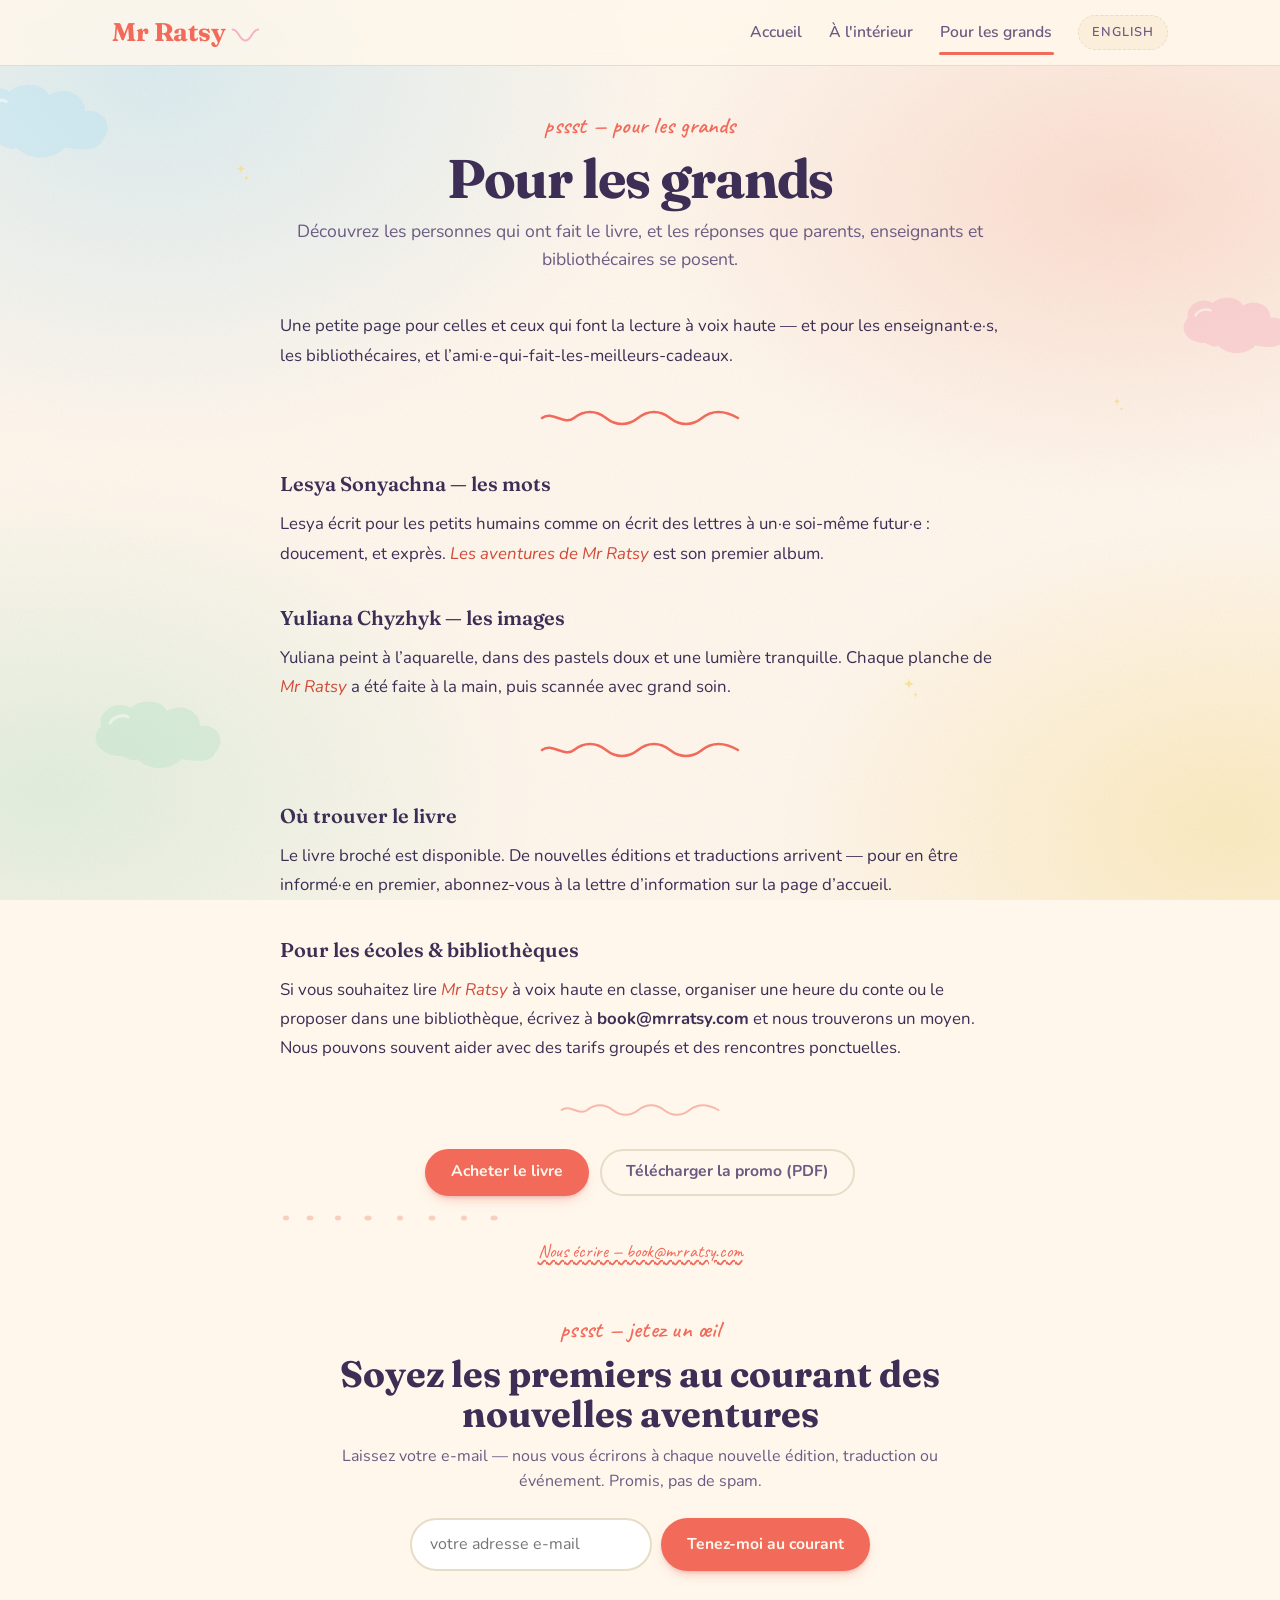
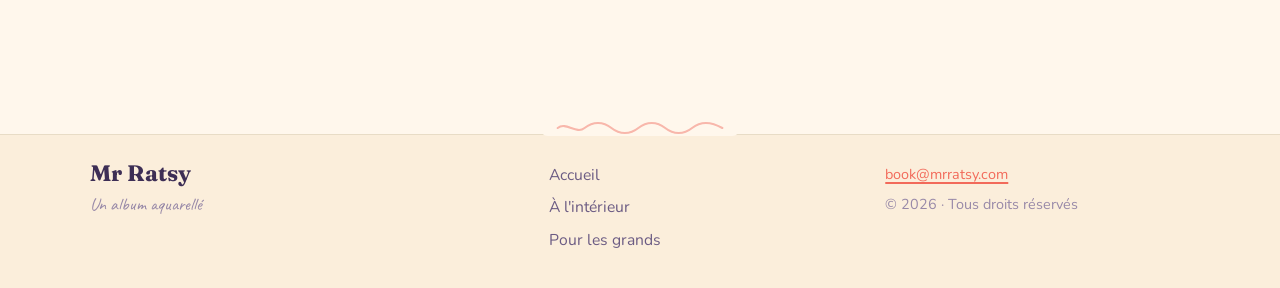
<file: fr/grownups/index.html>
<!DOCTYPE html>
<html lang="fr">
<head>
    <meta charset="UTF-8">
    <meta name="viewport" content="width=device-width, initial-scale=1.0">
    <title>Pour les grands — Mr Ratsy</title>
    <meta name="description" content="Les aventures de Mr Ratsy — un album aquarellé pour enfants. Suivez une petite souris courageuse dans son voyage au-delà de l'arche de dents. Écrit par Lesya Sonyachna, illustré par Yuliana Chyzhyk.">
    <meta name="robots" content="index,follow,noarchive,max-image-preview:large">
    <meta name="ia_archiver" content="noindex,nofollow,noarchive">
    <meta name="archive.org_bot" content="noindex,nofollow,noarchive">
    <meta name="theme-color" content="#FFF7EC">
    <meta property="og:title" content="Pour les grands — Mr Ratsy">
    <meta property="og:description" content="Les aventures de Mr Ratsy — un album aquarellé pour enfants. Suivez une petite souris courageuse dans son voyage au-delà de l'arche de dents. Écrit par Lesya Sonyachna, illustré par Yuliana Chyzhyk.">
    <meta property="og:type" content="book">
    <meta property="og:image" content="https://mrratsy.com/img/og.jpg">
    <meta property="og:locale" content="fr_FR">
    <meta name="twitter:card" content="summary_large_image">
    <link rel="alternate" hreflang="en" href="https://mrratsy.com/grownups">
    <link rel="alternate" hreflang="fr" href="https://mrratsy.com/fr/grownups">
    <link rel="alternate" hreflang="x-default" href="https://mrratsy.com/grownups">
    <link rel="canonical" href="https://mrratsy.com/fr/grownups">
    <link rel="stylesheet" href="/style.7dc31ea4.css">
    <link rel="preconnect" href="https://fonts.googleapis.com">
    <link rel="preconnect" href="https://fonts.gstatic.com" crossorigin>
    <link rel="stylesheet" href="https://fonts.googleapis.com/css2?family=Fraunces:opsz,wght@9..144,500;9..144,600;9..144,700&family=Nunito:wght@400;500;600;700&family=Caveat:wght@500;600;700&display=swap">
    
    
</head>
<body class="page-grownups">

    <svg aria-hidden="true" focusable="false" width="0" height="0" style="position:absolute;overflow:hidden">
        <defs>
            <symbol id="i-cloud" viewBox="0 0 120 56">
                <path d="M30 44C14 44 8 32 16 24c-2-10 10-18 20-12C42 6 56 6 60 14c10-6 22 0 22 10 12-2 18 10 10 18-2 6-12 6-22 4-8 8-22 8-30 0-2 2-6 0-10-2z" fill="currentColor"/>
                <path d="M22 22c2-4 8-6 12-4" stroke="rgba(255,255,255,.7)" stroke-width="2" stroke-linecap="round" fill="none"/>
            </symbol>
            <symbol id="i-sparkle" viewBox="0 0 24 24">
                <path d="M12 1.5c.4 4 1.6 5.2 5.6 5.6-4 .4-5.2 1.6-5.6 5.6-.4-4-1.6-5.2-5.6-5.6 4-.4 5.2-1.6 5.6-5.6zM18 14c.2 2.6.8 3.2 3.4 3.4-2.6.2-3.2.8-3.4 3.4-.2-2.6-.8-3.2-3.4-3.4 2.6-.2 3.2-.8 3.4-3.4z" fill="currentColor"/>
            </symbol>
            <symbol id="i-squiggle" viewBox="0 0 200 16">
                <path d="M2 8c10-8 22 8 32 0s22-8 32 0 22 8 32 0 22-8 32 0 22 8 32 0 22-8 36 0" fill="none" stroke="currentColor" stroke-width="2.5" stroke-linecap="round"/>
            </symbol>
            <symbol id="i-trail" viewBox="0 0 240 12">
                <g fill="currentColor">
                    <ellipse cx="6" cy="6" rx="3" ry="2.5"/>
                    <ellipse cx="30" cy="6" rx="3.4" ry="2.5"/>
                    <ellipse cx="58" cy="6" rx="3" ry="2.5"/>
                    <ellipse cx="88" cy="6" rx="3.6" ry="2.5"/>
                    <ellipse cx="120" cy="6" rx="3" ry="2.5"/>
                    <ellipse cx="152" cy="6" rx="3.4" ry="2.5"/>
                    <ellipse cx="184" cy="6" rx="3" ry="2.5"/>
                    <ellipse cx="214" cy="6" rx="3.6" ry="2.5"/>
                </g>
            </symbol>
            <symbol id="i-tail" viewBox="0 0 40 22">
                <path d="M2 4c8 0 8 14 16 14s8-14 16-14" fill="none" stroke="currentColor" stroke-width="2.5" stroke-linecap="round"/>
            </symbol>
            <symbol id="i-moon" viewBox="0 0 48 48">
                <path d="M28 4a18 18 0 1 0 16 28A14 14 0 0 1 28 4z" fill="currentColor"/>
            </symbol>
            <symbol id="i-arch" viewBox="0 0 48 48">
                <path d="M8 42V22a16 16 0 1 1 32 0v20" fill="none" stroke="currentColor" stroke-width="3" stroke-linecap="round"/>
                <path d="M16 42V26a8 8 0 1 1 16 0v16" fill="none" stroke="currentColor" stroke-width="3" stroke-linecap="round"/>
            </symbol>
            <symbol id="i-bundle" viewBox="0 0 48 48">
                <path d="M6 8L42 42" stroke="currentColor" stroke-width="3" stroke-linecap="round" fill="none"/>
                <path d="M30 18c-6 2-10 6-10 12s4 10 10 12c8 0 14-6 14-14s-6-12-14-10z" fill="currentColor"/>
            </symbol>
        </defs>
    </svg>

    <div class="sky" aria-hidden="true">
        <svg class="cloud cloud-1"><use href="#i-cloud"/></svg>
        <svg class="cloud cloud-2"><use href="#i-cloud"/></svg>
        <svg class="cloud cloud-3"><use href="#i-cloud"/></svg>
        <svg class="sparkle sparkle-1"><use href="#i-sparkle"/></svg>
        <svg class="sparkle sparkle-2"><use href="#i-sparkle"/></svg>
        <svg class="sparkle sparkle-3"><use href="#i-sparkle"/></svg>
    </div>

    <header class="site-header">
        <div class="header-inner">
            <a class="brand" href="/fr" aria-label="Mr Ratsy">
                <span class="brand-mark">Mr Ratsy</span>
                <svg class="brand-tail" aria-hidden="true"><use href="#i-tail"/></svg>
            </a>
            <nav class="primary-nav" aria-label="primary">
                <a href="/fr" data-nav="home">Accueil</a>
                <a href="/fr/inside" data-nav="inside">À l'intérieur</a>
                <a href="/fr/grownups" data-nav="grownups">Pour les grands</a>
            </nav>
            <div class="header-meta">
                <a class="lang-toggle" href="/grownups" hreflang="en">English</a>
                <button class="nav-toggle" id="nav-toggle" aria-label="menu" aria-expanded="false">
                    <span></span><span></span><span></span>
                </button>
            </div>
        </div>
    </header>

    <main>
        <section class="prose-page">
            <div class="prose-header">
                <p class="eyebrow eyebrow-hand">pssst — pour les grands</p>
                <h1 class="prose-title">Pour les grands</h1>
                <p class="prose-intro">Découvrez les personnes qui ont fait le livre, et les réponses que parents, enseignants et bibliothécaires se posent.</p>
            </div>

            <article class="prose">
<p>Une petite page pour celles et ceux qui font la lecture à voix haute — et pour les enseignant·e·s, les bibliothécaires, et l&rsquo;ami·e-qui-fait-les-meilleurs-cadeaux.</p>
<hr>
<h3>Lesya Sonyachna — les mots</h3>
<p>Lesya écrit pour les petits humains comme on écrit des lettres à un·e soi-même futur·e : doucement, et exprès. <em>Les aventures de Mr Ratsy</em> est son premier album.</p>
<h3>Yuliana Chyzhyk — les images</h3>
<p>Yuliana peint à l&rsquo;aquarelle, dans des pastels doux et une lumière tranquille. Chaque planche de <em>Mr Ratsy</em> a été faite à la main, puis scannée avec grand soin.</p>
<hr>
<h3>Où trouver le livre</h3>
<p>Le livre broché est disponible. De nouvelles éditions et traductions arrivent — pour en être informé·e en premier, abonnez-vous à la lettre d&rsquo;information sur la page d&rsquo;accueil.</p>
<h3>Pour les écoles &amp; bibliothèques</h3>
<p>Si vous souhaitez lire <em>Mr Ratsy</em> à voix haute en classe, organiser une heure du conte ou le proposer dans une bibliothèque, écrivez à <strong>book@mrratsy.com</strong> et nous trouverons un moyen. Nous pouvons souvent aider avec des tarifs groupés et des rencontres ponctuelles.</p>
            </article>

            <section class="grownups-actions">
                <svg class="section-squiggle" aria-hidden="true"><use href="#i-squiggle"/></svg>
                <div class="cta-row cta-row-after">
<a class="btn btn-primary" href="https://www.amazon.fr/dp/B0GZNQCR7Y" target="_blank" rel="noopener">Acheter le livre</a><a class="btn btn-ghost" href="/promo.pdf" download>Télécharger la promo (PDF)</a>
                </div>
                <svg class="cta-trail" aria-hidden="true"><use href="#i-trail"/></svg>
                <p class="wip-note"><a href="mailto:book@mrratsy.com">Nous écrire — book@mrratsy.com</a></p>
            </section>

            <section class="newsletter newsletter-inline">
                <div class="newsletter-inner">
                    <p class="eyebrow eyebrow-hand">pssst — jetez un œil</p>
                    <h2 class="newsletter-title">Soyez les premiers au courant des nouvelles aventures</h2>
                    <p class="newsletter-lead">Laissez votre e-mail — nous vous écrirons à chaque nouvelle édition, traduction ou événement. Promis, pas de spam.</p>
<form class="newsletter-form" data-endpoint="" data-mailto="mailto:book@mrratsy.com?subject=Abonnement — Mr Ratsy&body=J'aimerais être tenu(e) au courant des nouvelles aventures de Mr Ratsy." data-thanks="Merci ! Nous vous tiendrons au courant."><input type="email" name="email" required placeholder="votre adresse e-mail"><button class="btn btn-primary" type="submit">Tenez-moi au courant</button></form><p class="newsletter-status"></p>
                </div>
            </section>
        </section>

    </main>

    <footer class="site-footer">
        <svg class="footer-divider" aria-hidden="true"><use href="#i-squiggle"/></svg>
        <div class="footer-inner">
            <div class="footer-brand">
                <div class="footer-title">Mr Ratsy</div>
                <div class="footer-caption">Un album aquarellé</div>
            </div>
            <div class="footer-links">
                <a href="/fr">Accueil</a>
                <a href="/fr/inside">À l'intérieur</a>
                <a href="/fr/grownups">Pour les grands</a>
            </div>
            <div class="footer-meta">
                <a href="mailto:book@mrratsy.com">book@mrratsy.com</a>
                <span class="sep">·</span>
                <span>© 2026 · Tous droits réservés</span>
            </div>
        </div>
    </footer>

    <script src="/nav.298ba04a.js" defer></script>
</body>
</html>
</file>
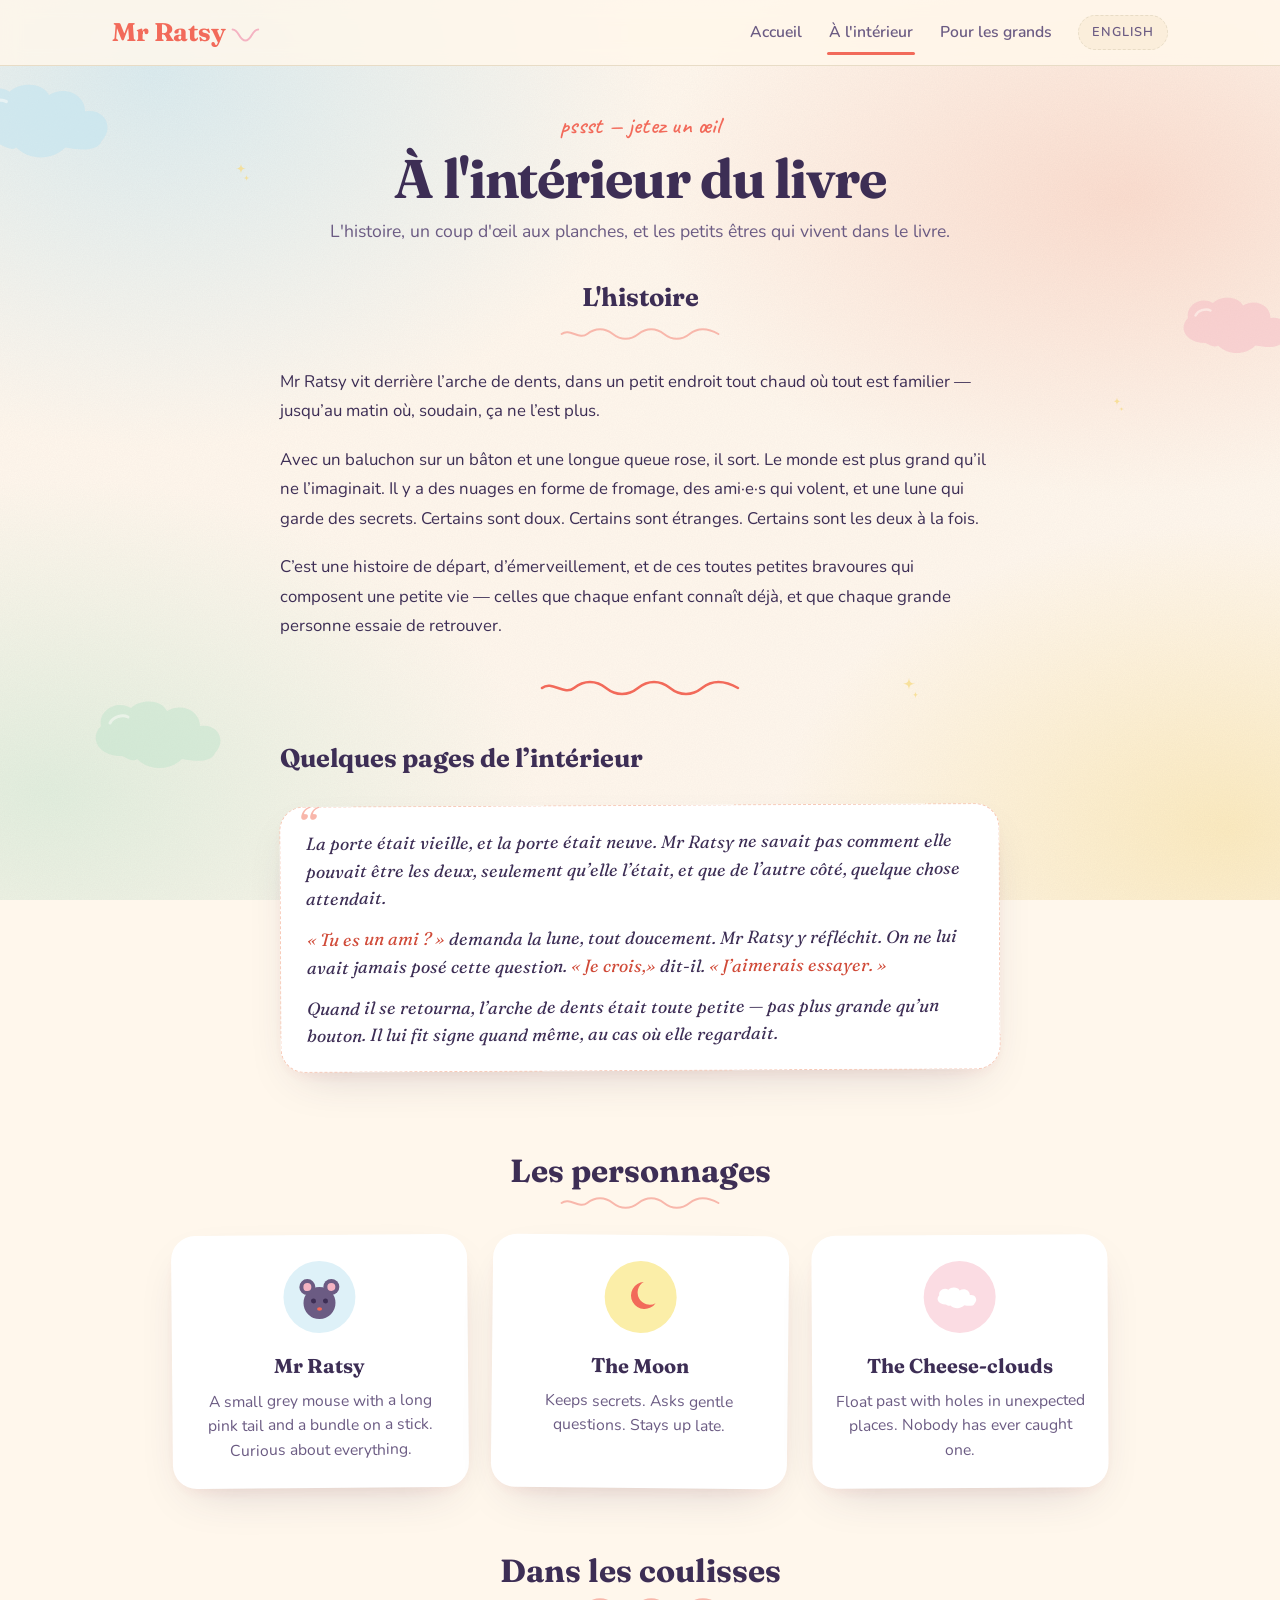
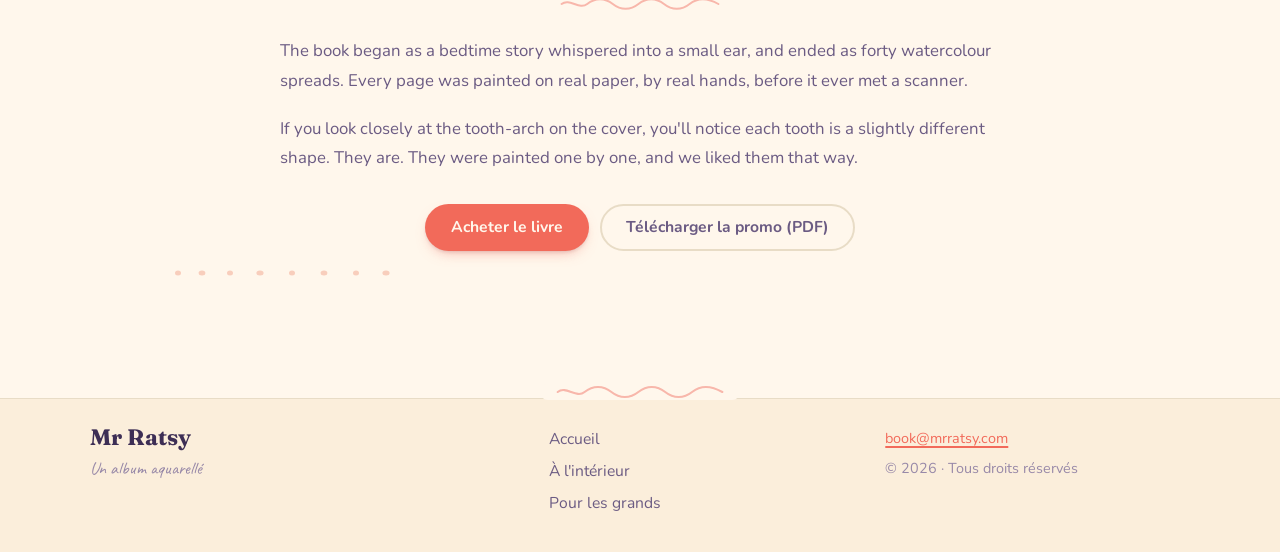
<file: fr/inside/index.html>
<!DOCTYPE html>
<html lang="fr">
<head>
    <meta charset="UTF-8">
    <meta name="viewport" content="width=device-width, initial-scale=1.0">
    <title>À l'intérieur du livre — Mr Ratsy</title>
    <meta name="description" content="Les aventures de Mr Ratsy — un album aquarellé pour enfants. Suivez une petite souris courageuse dans son voyage au-delà de l'arche de dents. Écrit par Lesya Sonyachna, illustré par Yuliana Chyzhyk.">
    <meta name="robots" content="index,follow,noarchive,max-image-preview:large">
    <meta name="ia_archiver" content="noindex,nofollow,noarchive">
    <meta name="archive.org_bot" content="noindex,nofollow,noarchive">
    <meta name="theme-color" content="#FFF7EC">
    <meta property="og:title" content="À l'intérieur du livre — Mr Ratsy">
    <meta property="og:description" content="Les aventures de Mr Ratsy — un album aquarellé pour enfants. Suivez une petite souris courageuse dans son voyage au-delà de l'arche de dents. Écrit par Lesya Sonyachna, illustré par Yuliana Chyzhyk.">
    <meta property="og:type" content="book">
    <meta property="og:image" content="https://mrratsy.com/img/og.jpg">
    <meta property="og:locale" content="fr_FR">
    <meta name="twitter:card" content="summary_large_image">
    <link rel="alternate" hreflang="en" href="https://mrratsy.com/inside">
    <link rel="alternate" hreflang="fr" href="https://mrratsy.com/fr/inside">
    <link rel="alternate" hreflang="x-default" href="https://mrratsy.com/inside">
    <link rel="canonical" href="https://mrratsy.com/fr/inside">
    <link rel="stylesheet" href="/style.7dc31ea4.css">
    <link rel="preconnect" href="https://fonts.googleapis.com">
    <link rel="preconnect" href="https://fonts.gstatic.com" crossorigin>
    <link rel="stylesheet" href="https://fonts.googleapis.com/css2?family=Fraunces:opsz,wght@9..144,500;9..144,600;9..144,700&family=Nunito:wght@400;500;600;700&family=Caveat:wght@500;600;700&display=swap">
    
    
</head>
<body class="page-inside">

    <svg aria-hidden="true" focusable="false" width="0" height="0" style="position:absolute;overflow:hidden">
        <defs>
            <symbol id="i-cloud" viewBox="0 0 120 56">
                <path d="M30 44C14 44 8 32 16 24c-2-10 10-18 20-12C42 6 56 6 60 14c10-6 22 0 22 10 12-2 18 10 10 18-2 6-12 6-22 4-8 8-22 8-30 0-2 2-6 0-10-2z" fill="currentColor"/>
                <path d="M22 22c2-4 8-6 12-4" stroke="rgba(255,255,255,.7)" stroke-width="2" stroke-linecap="round" fill="none"/>
            </symbol>
            <symbol id="i-sparkle" viewBox="0 0 24 24">
                <path d="M12 1.5c.4 4 1.6 5.2 5.6 5.6-4 .4-5.2 1.6-5.6 5.6-.4-4-1.6-5.2-5.6-5.6 4-.4 5.2-1.6 5.6-5.6zM18 14c.2 2.6.8 3.2 3.4 3.4-2.6.2-3.2.8-3.4 3.4-.2-2.6-.8-3.2-3.4-3.4 2.6-.2 3.2-.8 3.4-3.4z" fill="currentColor"/>
            </symbol>
            <symbol id="i-squiggle" viewBox="0 0 200 16">
                <path d="M2 8c10-8 22 8 32 0s22-8 32 0 22 8 32 0 22-8 32 0 22 8 32 0 22-8 36 0" fill="none" stroke="currentColor" stroke-width="2.5" stroke-linecap="round"/>
            </symbol>
            <symbol id="i-trail" viewBox="0 0 240 12">
                <g fill="currentColor">
                    <ellipse cx="6" cy="6" rx="3" ry="2.5"/>
                    <ellipse cx="30" cy="6" rx="3.4" ry="2.5"/>
                    <ellipse cx="58" cy="6" rx="3" ry="2.5"/>
                    <ellipse cx="88" cy="6" rx="3.6" ry="2.5"/>
                    <ellipse cx="120" cy="6" rx="3" ry="2.5"/>
                    <ellipse cx="152" cy="6" rx="3.4" ry="2.5"/>
                    <ellipse cx="184" cy="6" rx="3" ry="2.5"/>
                    <ellipse cx="214" cy="6" rx="3.6" ry="2.5"/>
                </g>
            </symbol>
            <symbol id="i-tail" viewBox="0 0 40 22">
                <path d="M2 4c8 0 8 14 16 14s8-14 16-14" fill="none" stroke="currentColor" stroke-width="2.5" stroke-linecap="round"/>
            </symbol>
            <symbol id="i-moon" viewBox="0 0 48 48">
                <path d="M28 4a18 18 0 1 0 16 28A14 14 0 0 1 28 4z" fill="currentColor"/>
            </symbol>
            <symbol id="i-arch" viewBox="0 0 48 48">
                <path d="M8 42V22a16 16 0 1 1 32 0v20" fill="none" stroke="currentColor" stroke-width="3" stroke-linecap="round"/>
                <path d="M16 42V26a8 8 0 1 1 16 0v16" fill="none" stroke="currentColor" stroke-width="3" stroke-linecap="round"/>
            </symbol>
            <symbol id="i-bundle" viewBox="0 0 48 48">
                <path d="M6 8L42 42" stroke="currentColor" stroke-width="3" stroke-linecap="round" fill="none"/>
                <path d="M30 18c-6 2-10 6-10 12s4 10 10 12c8 0 14-6 14-14s-6-12-14-10z" fill="currentColor"/>
            </symbol>
        </defs>
    </svg>

    <div class="sky" aria-hidden="true">
        <svg class="cloud cloud-1"><use href="#i-cloud"/></svg>
        <svg class="cloud cloud-2"><use href="#i-cloud"/></svg>
        <svg class="cloud cloud-3"><use href="#i-cloud"/></svg>
        <svg class="sparkle sparkle-1"><use href="#i-sparkle"/></svg>
        <svg class="sparkle sparkle-2"><use href="#i-sparkle"/></svg>
        <svg class="sparkle sparkle-3"><use href="#i-sparkle"/></svg>
    </div>

    <header class="site-header">
        <div class="header-inner">
            <a class="brand" href="/fr" aria-label="Mr Ratsy">
                <span class="brand-mark">Mr Ratsy</span>
                <svg class="brand-tail" aria-hidden="true"><use href="#i-tail"/></svg>
            </a>
            <nav class="primary-nav" aria-label="primary">
                <a href="/fr" data-nav="home">Accueil</a>
                <a href="/fr/inside" data-nav="inside">À l'intérieur</a>
                <a href="/fr/grownups" data-nav="grownups">Pour les grands</a>
            </nav>
            <div class="header-meta">
                <a class="lang-toggle" href="/inside" hreflang="en">English</a>
                <button class="nav-toggle" id="nav-toggle" aria-label="menu" aria-expanded="false">
                    <span></span><span></span><span></span>
                </button>
            </div>
        </div>
    </header>

    <main>
        <section class="prose-page">
            <div class="prose-header">
                <p class="eyebrow eyebrow-hand">pssst — jetez un œil</p>
                <h1 class="prose-title">À l'intérieur du livre</h1>
                <p class="prose-intro">L'histoire, un coup d'œil aux planches, et les petits êtres qui vivent dans le livre.</p>
            </div>

            <article class="prose">
                <h2 id="story" class="section-h2">L'histoire</h2>
                <svg class="section-squiggle" aria-hidden="true"><use href="#i-squiggle"/></svg>
<p>Mr Ratsy vit derrière l&rsquo;arche de dents, dans un petit endroit tout chaud où tout est familier — jusqu&rsquo;au matin où, soudain, ça ne l&rsquo;est plus.</p>
<p>Avec un baluchon sur un bâton et une longue queue rose, il sort. Le monde est plus grand qu&rsquo;il ne l&rsquo;imaginait. Il y a des nuages en forme de fromage, des ami·e·s qui volent, et une lune qui garde des secrets. Certains sont doux. Certains sont étranges. Certains sont les deux à la fois.</p>
<p>C&rsquo;est une histoire de départ, d&rsquo;émerveillement, et de ces toutes petites bravoures qui composent une petite vie — celles que chaque enfant connaît déjà, et que chaque grande personne essaie de retrouver.</p>
<hr>
<h2>Quelques pages de l&rsquo;intérieur</h2>
<blockquote>
<p>La porte était vieille, et la porte était neuve. Mr Ratsy ne savait pas comment elle pouvait être les deux, seulement qu&rsquo;elle l&rsquo;était, et que de l&rsquo;autre côté, quelque chose attendait.</p>
<p><em>« Tu es un ami ? »</em> demanda la lune, tout doucement. Mr Ratsy y réfléchit. On ne lui avait jamais posé cette question. <em>« Je crois,»</em> dit-il. <em>« J&rsquo;aimerais essayer. »</em></p>
<p>Quand il se retourna, l&rsquo;arche de dents était toute petite — pas plus grande qu&rsquo;un bouton. Il lui fit signe quand même, au cas où elle regardait.</p>
</blockquote>
            </article>

            <section class="cast" id="cast">
                <h2 class="section-h2">Les personnages</h2>
                <svg class="section-squiggle" aria-hidden="true"><use href="#i-squiggle"/></svg>
                <ul class="cast-grid">
                    <li class="cast-card cast-mouse">
                        <span class="cast-mark"><svg viewBox="0 0 56 56" aria-hidden="true"><circle cx="28" cy="34" r="16" fill="currentColor"/><circle cx="16" cy="18" r="8" fill="currentColor"/><circle cx="40" cy="18" r="8" fill="currentColor"/><circle cx="16" cy="18" r="4" fill="#F4B3C2"/><circle cx="40" cy="18" r="4" fill="#F4B3C2"/><circle cx="22" cy="32" r="2.5" fill="#3D2E55"/><circle cx="34" cy="32" r="2.5" fill="#3D2E55"/><ellipse cx="28" cy="40" rx="2.5" ry="1.8" fill="#F26A5A"/></svg></span>
                        <h3>Mr Ratsy</h3>
                        <p>A small grey mouse with a long pink tail and a bundle on a stick. Curious about everything.</p>
                    </li>
                    <li class="cast-card cast-moon">
                        <span class="cast-mark"><svg><use href="#i-moon"/></svg></span>
                        <h3>The Moon</h3>
                        <p>Keeps secrets. Asks gentle questions. Stays up late.</p>
                    </li>
                    <li class="cast-card cast-cloud">
                        <span class="cast-mark"><svg viewBox="0 0 120 56"><use href="#i-cloud"/></svg></span>
                        <h3>The Cheese-clouds</h3>
                        <p>Float past with holes in unexpected places. Nobody has ever caught one.</p>
                    </li>
                </ul>
            </section>

            <section class="behind" id="behind">
                <h2 class="section-h2">Dans les coulisses</h2>
                <svg class="section-squiggle" aria-hidden="true"><use href="#i-squiggle"/></svg>
                <p>The book began as a bedtime story whispered into a small ear, and ended as forty watercolour spreads. Every page was painted on real paper, by real hands, before it ever met a scanner.</p>
                <p>If you look closely at the tooth-arch on the cover, you'll notice each tooth is a slightly different shape. They are. They were painted one by one, and we liked them that way.</p>
            </section>

            <div class="cta-row cta-row-after">
<a class="btn btn-primary" href="https://www.amazon.fr/dp/B0GZNQCR7Y" target="_blank" rel="noopener">Acheter le livre</a><a class="btn btn-ghost" href="/promo.pdf" download>Télécharger la promo (PDF)</a>
            </div>
            <svg class="cta-trail" aria-hidden="true"><use href="#i-trail"/></svg>
        </section>

    </main>

    <footer class="site-footer">
        <svg class="footer-divider" aria-hidden="true"><use href="#i-squiggle"/></svg>
        <div class="footer-inner">
            <div class="footer-brand">
                <div class="footer-title">Mr Ratsy</div>
                <div class="footer-caption">Un album aquarellé</div>
            </div>
            <div class="footer-links">
                <a href="/fr">Accueil</a>
                <a href="/fr/inside">À l'intérieur</a>
                <a href="/fr/grownups">Pour les grands</a>
            </div>
            <div class="footer-meta">
                <a href="mailto:book@mrratsy.com">book@mrratsy.com</a>
                <span class="sep">·</span>
                <span>© 2026 · Tous droits réservés</span>
            </div>
        </div>
    </footer>

    <script src="/nav.298ba04a.js" defer></script>
</body>
</html>
</file>
<file: style.7dc31ea4.css>
/* =====================================================================
   Mr Ratsy — watercolor picture-book marketing site
   ===================================================================== */

:root {
    --bg:        #FFF7EC;
    --bg-alt:    #FBEEDB;
    --bg-sky:    #DEF1F8;
    --bg-sky-2:  #BFE3F0;
    --bg-peach:  #FBE0D2;
    --bg-peach-2:#F8C9B7;
    --bg-mint:   #DEEFE2;
    --bg-mint-2: #BFE4CC;
    --bg-rose:   #FBDCE3;
    --bg-rose-2: #F4B3C2;
    --bg-butter: #FBEEA8;
    --bg-butter-2:#F7DC8A;

    --ink:       #3D2E55;
    --ink-soft:  #6B5B83;
    --ink-mute:  #9889A8;
    --rule:      #E8DCC6;

    --accent:    #F26A5A;
    --accent-hi: #D04A38;
    --accent-soft:#F8B7AB;

    --serif:  "Fraunces", "Cormorant Garamond", Georgia, serif;
    --sans:   "Nunito", -apple-system, BlinkMacSystemFont, "Segoe UI", system-ui, sans-serif;
    --hand:   "Caveat", "Bradley Hand", cursive;

    --col:        720px;
    --col-wide:   980px;
    --col-shell:  1100px;

    --r-pill:   999px;
    --r-card:   24px;
    --r-soft:   14px;

    --shadow-soft: 0 18px 48px -22px rgba(61, 46, 85, .25),
                   0 6px 18px -10px rgba(242, 106, 90, .18);
    --shadow-cover: 0 30px 60px -30px rgba(61, 46, 85, .35),
                    0 18px 30px -18px rgba(242, 106, 90, .25),
                    0 4px 12px -6px rgba(61, 46, 85, .18);
    --shadow-btn:  0 6px 14px -6px rgba(242, 106, 90, .55),
                   0 2px 4px -2px rgba(61, 46, 85, .25);
}

/* ---------------------------------------------------------------------
   Reset-ish + base
   --------------------------------------------------------------------- */

*, *::before, *::after { box-sizing: border-box; }

html { -webkit-text-size-adjust: 100%; }

body {
    margin: 0;
    font-family: var(--sans);
    font-size: 17px;
    line-height: 1.7;
    color: var(--ink);
    background: var(--bg);
    background-image:
        radial-gradient(ellipse at 12% 8%,  rgba(191, 227, 240, .55) 0%, transparent 32%),
        radial-gradient(ellipse at 88% 22%, rgba(248, 201, 183, .55) 0%, transparent 30%),
        radial-gradient(ellipse at 4% 88%,  rgba(191, 228, 204, .45) 0%, transparent 28%),
        radial-gradient(ellipse at 96% 92%, rgba(247, 220, 138, .45) 0%, transparent 26%);
    background-attachment: fixed;
    -webkit-font-smoothing: antialiased;
    text-rendering: optimizeLegibility;
    overflow-x: hidden;
}

body::before {
    content: "";
    position: fixed;
    inset: 0;
    pointer-events: none;
    opacity: .06;
    mix-blend-mode: multiply;
    background-image: url("data:image/svg+xml;utf8,<svg xmlns='http://www.w3.org/2000/svg' width='240' height='240'><filter id='n'><feTurbulence type='fractalNoise' baseFrequency='0.85' numOctaves='2' stitchTiles='stitch'/><feColorMatrix values='0 0 0 0 0.24 0 0 0 0 0.18 0 0 0 0 0.33 0 0 0 .9 0'/></filter><rect width='100%25' height='100%25' filter='url(%23n)'/></svg>");
    z-index: 0;
}

main { position: relative; z-index: 1; }

img, svg { max-width: 100%; height: auto; display: block; }

a { color: var(--accent); text-decoration: underline;
    text-decoration-thickness: 1.5px; text-underline-offset: 3px; }
a:hover { color: var(--accent-hi); }

::selection { background: var(--accent-soft); color: var(--ink); }

/* ---------------------------------------------------------------------
   Decorative sky layer (clouds + sparkles drifting in the background)
   --------------------------------------------------------------------- */

.sky { position: fixed; inset: 0; pointer-events: none; z-index: 0; }
.sky .cloud { position: absolute; color: var(--bg-sky-2); opacity: .55; }
.sky .cloud-1 { top: 8vh;  left: -4vw;  width: 200px; height: 92px;
    animation: drift-r 60s ease-in-out infinite; }
.sky .cloud-2 { top: 32vh; right: -3vw; width: 150px; height: 70px;
    color: var(--bg-rose-2); opacity: .45;
    animation: drift-l 70s ease-in-out infinite; }
.sky .cloud-3 { bottom: 14vh; left: 6vw; width: 180px; height: 84px;
    color: var(--bg-mint-2); opacity: .5;
    animation: drift-r 90s ease-in-out infinite; }

.sky .sparkle { position: absolute; color: var(--bg-butter-2); opacity: .8; }
.sky .sparkle-1 { top: 18vh; left: 18vw; width: 22px; height: 22px;
    animation: twinkle 4.5s ease-in-out infinite; }
.sky .sparkle-2 { top: 44vh; right: 12vw; width: 18px; height: 18px;
    animation: twinkle 5.5s ease-in-out infinite .6s; }
.sky .sparkle-3 { bottom: 22vh; right: 28vw; width: 26px; height: 26px;
    animation: twinkle 7s ease-in-out infinite 1.2s; }

@keyframes drift-r {
    0%, 100% { transform: translateX(0); }
    50%      { transform: translateX(60px); }
}
@keyframes drift-l {
    0%, 100% { transform: translateX(0); }
    50%      { transform: translateX(-50px); }
}
@keyframes twinkle {
    0%, 100% { opacity: .25; transform: scale(.9) rotate(0); }
    50%      { opacity: .95; transform: scale(1.15) rotate(15deg); }
}
@keyframes bob {
    0%, 100% { transform: rotate(-1.5deg) translateY(0); }
    50%      { transform: rotate(-1.2deg) translateY(-8px); }
}

/* ---------------------------------------------------------------------
   Header / navigation
   --------------------------------------------------------------------- */

.site-header {
    position: sticky;
    top: 0;
    z-index: 50;
    background: rgba(255, 247, 236, .85);
    -webkit-backdrop-filter: saturate(140%) blur(10px);
    backdrop-filter: saturate(140%) blur(10px);
    border-bottom: 1px solid var(--rule);
}

.header-inner {
    max-width: var(--col-shell);
    margin: 0 auto;
    padding: .9rem 1.4rem;
    display: flex;
    align-items: center;
    gap: 1.5rem;
}

.brand {
    display: inline-flex;
    align-items: center;
    gap: .2rem;
    text-decoration: none;
    color: var(--ink);
    font-family: var(--serif);
    font-weight: 700;
    font-size: 1.6rem;
    letter-spacing: -.01em;
    line-height: 1;
}
.brand-mark { color: var(--accent); }
.brand-tail {
    width: 32px;
    height: 18px;
    color: var(--bg-rose-2);
    margin-left: .15rem;
    transform: translateY(2px);
}
.brand:hover .brand-tail { color: var(--accent); }

.primary-nav {
    margin-left: auto;
    display: flex;
    gap: 1.5rem;
    align-items: center;
}
.primary-nav a {
    color: var(--ink-soft);
    font-family: var(--sans);
    font-weight: 600;
    font-size: .98rem;
    text-decoration: none;
    padding: .3rem .1rem;
    position: relative;
    transition: color .2s ease;
}
.primary-nav a:hover { color: var(--accent); }
.primary-nav a::after {
    content: "";
    position: absolute;
    left: 0; right: 0; bottom: -.25rem;
    height: 3px;
    border-radius: 2px;
    background: var(--accent);
    transform: scaleX(0);
    transform-origin: center;
    transition: transform .25s ease;
}
.primary-nav a:hover::after { transform: scaleX(.8); }

.page-home    .primary-nav a[data-nav="home"]::after,
.page-inside  .primary-nav a[data-nav="inside"]::after,
.page-grownups .primary-nav a[data-nav="grownups"]::after { transform: scaleX(1); }

.header-meta {
    display: flex;
    align-items: center;
    gap: .8rem;
}

.lang-toggle {
    font-family: var(--sans);
    font-weight: 600;
    font-size: .8rem;
    text-transform: uppercase;
    letter-spacing: .08em;
    color: var(--ink-soft);
    background: var(--bg-alt);
    border: 1.5px dashed var(--rule);
    border-radius: var(--r-pill);
    padding: .35rem .8rem;
    text-decoration: none;
    transition: all .2s ease;
}
.lang-toggle:hover {
    color: var(--accent);
    border-color: var(--accent-soft);
    background: #fff;
}

.nav-toggle {
    display: none;
    width: 40px;
    height: 40px;
    border: 0;
    background: transparent;
    cursor: pointer;
    padding: 0;
    position: relative;
}
.nav-toggle span {
    position: absolute;
    left: 8px; right: 8px;
    height: 2.5px;
    background: var(--ink);
    border-radius: 2px;
    transition: transform .25s, opacity .2s, top .25s;
}
.nav-toggle span:nth-child(1) { top: 12px; }
.nav-toggle span:nth-child(2) { top: 19px; }
.nav-toggle span:nth-child(3) { top: 26px; }
.nav-toggle[aria-expanded="true"] span:nth-child(1) { top: 19px; transform: rotate(45deg); }
.nav-toggle[aria-expanded="true"] span:nth-child(2) { opacity: 0; }
.nav-toggle[aria-expanded="true"] span:nth-child(3) { top: 19px; transform: rotate(-45deg); }

/* ---------------------------------------------------------------------
   Eyebrow / handwritten labels
   --------------------------------------------------------------------- */

.eyebrow {
    margin: 0 0 .8rem;
    font-family: var(--sans);
    font-size: .78rem;
    font-weight: 700;
    text-transform: uppercase;
    letter-spacing: .14em;
    color: var(--ink-mute);
}
.eyebrow-hand {
    font-family: var(--hand);
    font-weight: 600;
    font-size: 1.45rem;
    letter-spacing: .01em;
    text-transform: none;
    color: var(--accent);
    line-height: 1;
}

/* ---------------------------------------------------------------------
   Hero
   --------------------------------------------------------------------- */

.hero {
    position: relative;
    max-width: var(--col-shell);
    margin: 0 auto;
    padding: 3rem 1.4rem 3.5rem;
    overflow: visible;
}

.hero-decor {
    position: absolute;
    inset: 0;
    pointer-events: none;
    z-index: 0;
}
.hero-cloud { position: absolute; }
.hero-cloud-a { top: 0; left: 4%; width: 140px; height: 64px;
    color: var(--bg-sky-2); opacity: .8;
    animation: drift-r 28s ease-in-out infinite; }
.hero-cloud-b { top: 28%; right: 6%; width: 110px; height: 50px;
    color: var(--bg-rose-2); opacity: .7;
    animation: drift-l 32s ease-in-out infinite; }
.hero-sparkle { position: absolute; color: var(--bg-butter-2); }
.hero-sparkle-a { top: 14%; right: 18%; width: 24px; height: 24px;
    animation: twinkle 3.5s ease-in-out infinite; }
.hero-sparkle-b { top: 60%; left: 8%; width: 18px; height: 18px;
    color: var(--accent-soft);
    animation: twinkle 4.5s ease-in-out infinite .8s; }
.hero-sparkle-c { top: 8%; left: 42%; width: 16px; height: 16px;
    animation: twinkle 5s ease-in-out infinite 1.4s; }

.hero-grid {
    position: relative;
    z-index: 1;
    display: grid;
    grid-template-columns: minmax(260px, 1fr) minmax(0, 1.15fr);
    gap: 3rem;
    align-items: center;
}

.hero-cover {
    display: flex;
    justify-content: center;
}
.hero-cover-frame {
    max-width: 440px;
    width: 100%;
    transform: rotate(-1.5deg);
    animation: bob 5.5s ease-in-out infinite;
    filter: drop-shadow(0 30px 36px rgba(61, 46, 85, .25));
}
.hero-cover-frame img {
    border-radius: 6px;
    background: #fff;
    box-shadow: var(--shadow-cover);
}

.hero-text { position: relative; }

.hero-title {
    margin: 0 0 .5rem;
    font-family: var(--serif);
    font-weight: 700;
    font-size: clamp(2.6rem, 6vw, 4.2rem);
    line-height: .95;
    letter-spacing: -.02em;
    color: var(--ink);
}

.hero-tagline {
    margin: 0 0 1.4rem;
    font-family: var(--sans);
    font-size: 1.15rem;
    font-weight: 500;
    color: var(--ink-soft);
    line-height: 1.45;
    max-width: 32ch;
}

.hero-logline {
    margin: 0 0 1.1rem;
    font-family: var(--serif);
    font-style: italic;
    font-size: 1.4rem;
    line-height: 1.35;
    color: var(--ink);
    padding-left: 1.1rem;
    border-left: 3px solid var(--accent);
    border-radius: 1px;
}

.hero-pitch {
    margin: 0 0 1.6rem;
    font-size: 1.02rem;
    color: var(--ink-soft);
    line-height: 1.7;
    max-width: 52ch;
}

.cta-row {
    display: flex;
    flex-wrap: wrap;
    gap: .7rem .7rem;
    align-items: center;
    margin-top: .4rem;
}

.cta-trail {
    display: block;
    width: 240px;
    max-width: 80%;
    height: 12px;
    color: var(--bg-peach-2);
    opacity: .9;
    margin: 1rem 0 .4rem;
}

.wip-note {
    margin: 1rem 0 0;
    font-family: var(--hand);
    font-size: 1.15rem;
    color: var(--ink-mute);
    line-height: 1.2;
}
.wip-note a { color: var(--accent); text-decoration: underline wavy; }

/* ---------------------------------------------------------------------
   Buttons
   --------------------------------------------------------------------- */

.btn {
    display: inline-flex;
    align-items: center;
    gap: .45rem;
    font-family: var(--sans);
    font-size: .98rem;
    font-weight: 700;
    line-height: 1;
    text-decoration: none;
    padding: .85rem 1.5rem;
    border: 2px solid transparent;
    border-radius: var(--r-pill);
    cursor: pointer;
    transition: transform .15s ease, background .2s ease,
                color .2s ease, border-color .2s ease, box-shadow .2s ease;
    white-space: nowrap;
}
.btn:active { transform: translateY(1px) scale(.99); }

.btn-primary {
    background: var(--accent);
    color: #FFF7EC;
    box-shadow: var(--shadow-btn);
}
.btn-primary:hover {
    background: var(--accent-hi);
    color: #fff;
    transform: translateY(-2px);
    box-shadow: 0 12px 20px -8px rgba(242, 106, 90, .65),
                0 4px 8px -3px rgba(61, 46, 85, .3);
}

.btn-secondary {
    background: #fff;
    color: var(--ink);
    border-color: var(--accent);
    border-style: dashed;
}
.btn-secondary:hover {
    background: var(--bg-rose);
    color: var(--accent-hi);
    border-style: solid;
    transform: translateY(-2px);
}

.btn-ghost {
    background: transparent;
    color: var(--ink-soft);
    border-color: var(--rule);
    border-style: solid;
}
.btn-ghost:hover {
    color: var(--accent);
    border-color: var(--accent-soft);
    background: var(--bg-alt);
    transform: translateY(-2px);
}

/* ---------------------------------------------------------------------
   Section bands ("what's it about?")
   --------------------------------------------------------------------- */

.band {
    position: relative;
    padding: 4rem 1.4rem 4.5rem;
    margin: 3rem 0 0;
}
.band::before {
    content: "";
    position: absolute;
    inset: 0;
    z-index: 0;
    border-radius: 48px 48px 0 0;
}
.band-sky::before {
    background:
        radial-gradient(ellipse at 14% 28%, rgba(248, 201, 183, .8) 0, transparent 38%),
        radial-gradient(ellipse at 90% 18%, rgba(247, 220, 138, .7) 0, transparent 32%),
        radial-gradient(ellipse at 50% 86%, rgba(191, 228, 204, .7) 0, transparent 38%),
        var(--bg-sky);
}
.band-inner {
    position: relative;
    z-index: 1;
    max-width: var(--col-wide);
    margin: 0 auto;
    text-align: center;
}
.band-title {
    margin: .2rem 0 2.4rem;
    font-family: var(--serif);
    font-weight: 700;
    font-size: clamp(1.9rem, 4vw, 2.6rem);
    line-height: 1.05;
    letter-spacing: -.015em;
    color: var(--ink);
}

.feature-grid {
    list-style: none;
    padding: 0;
    margin: 0;
    display: grid;
    grid-template-columns: repeat(3, 1fr);
    gap: 1.5rem;
    text-align: left;
}
.feature-card {
    background: #fff;
    border-radius: var(--r-card);
    padding: 1.8rem 1.6rem;
    box-shadow: var(--shadow-soft);
    transform: rotate(-.6deg);
    transition: transform .25s ease;
    position: relative;
}
.feature-card:nth-child(2) { transform: rotate(.8deg); }
.feature-card:nth-child(3) { transform: rotate(-.4deg) translateY(8px); }
.feature-card:hover { transform: rotate(0) translateY(-4px); }

.feature-card h3 {
    margin: .6rem 0 .5rem;
    font-family: var(--serif);
    font-weight: 600;
    font-size: 1.3rem;
    line-height: 1.2;
    color: var(--ink);
}
.feature-card p {
    margin: 0;
    color: var(--ink-soft);
    font-size: .98rem;
    line-height: 1.55;
}

.feature-icon {
    display: inline-flex;
    align-items: center;
    justify-content: center;
    width: 56px;
    height: 56px;
    border-radius: 50%;
    margin-bottom: .4rem;
}
.feature-icon svg { width: 32px; height: 32px; }
.feature-icon-arch { background: var(--bg-mint); color: var(--ink); }
.feature-icon-moon { background: var(--bg-butter); color: var(--accent); }
.feature-icon-bundle { background: var(--bg-rose); color: var(--ink); }

/* ---------------------------------------------------------------------
   Newsletter
   --------------------------------------------------------------------- */

.newsletter {
    position: relative;
    padding: 3.5rem 1.4rem 4rem;
    text-align: center;
    background:
        radial-gradient(ellipse at 18% 22%, rgba(191, 227, 240, .55) 0, transparent 34%),
        radial-gradient(ellipse at 82% 70%, rgba(248, 201, 183, .55) 0, transparent 32%),
        var(--bg-alt);
    border-top: 1px solid var(--rule);
}
.newsletter-inline {
    background: transparent;
    border-top: 0;
    padding: 2.5rem 0 1rem;
}

.newsletter-squiggle {
    display: block;
    width: 200px;
    height: 16px;
    color: var(--accent-soft);
    margin: 0 auto 1.2rem;
}

.newsletter-inner {
    max-width: 640px;
    margin: 0 auto;
}

.newsletter-title {
    margin: .2rem 0 .6rem;
    font-family: var(--serif);
    font-weight: 700;
    font-size: clamp(1.7rem, 3.6vw, 2.3rem);
    line-height: 1.1;
    color: var(--ink);
}
.newsletter-lead {
    margin: 0 0 1.5rem;
    font-size: 1rem;
    line-height: 1.55;
    color: var(--ink-soft);
}

.newsletter-form {
    display: flex;
    flex-wrap: wrap;
    gap: .55rem;
    justify-content: center;
    max-width: 460px;
    margin: 0 auto;
}
.newsletter-form input[type="email"] {
    flex: 1 1 220px;
    min-width: 220px;
    font-family: var(--sans);
    font-size: 1rem;
    padding: .85rem 1.1rem;
    background: #fff;
    border: 2px solid var(--rule);
    border-radius: var(--r-pill);
    color: var(--ink);
    transition: border-color .2s ease, box-shadow .2s ease;
}
.newsletter-form input[type="email"]:focus {
    outline: none;
    border-color: var(--accent);
    box-shadow: 0 0 0 4px var(--bg-rose);
}
.newsletter-status {
    margin: .8rem 0 0;
    min-height: 1.2em;
    font-family: var(--hand);
    font-size: 1.15rem;
    color: var(--accent);
}

/* ---------------------------------------------------------------------
   Prose pages (inside, grownups)
   --------------------------------------------------------------------- */

.prose-page {
    max-width: var(--col-wide);
    margin: 0 auto;
    padding: 3rem 1.4rem 4rem;
    position: relative;
}

.prose-header {
    max-width: var(--col);
    margin: 0 auto 2.4rem;
    text-align: center;
}
.prose-title {
    margin: .2rem 0 .6rem;
    font-family: var(--serif);
    font-weight: 700;
    font-size: clamp(2.2rem, 5vw, 3.4rem);
    line-height: 1.05;
    letter-spacing: -.02em;
    color: var(--ink);
}
.prose-intro {
    margin: 0;
    font-size: 1.1rem;
    line-height: 1.6;
    color: var(--ink-soft);
}

.section-h2 {
    margin: 2.6rem 0 .2rem;
    font-family: var(--serif);
    font-weight: 700;
    font-size: clamp(1.6rem, 3vw, 2rem);
    line-height: 1.15;
    color: var(--ink);
    text-align: center;
}
.section-squiggle {
    display: block;
    width: 160px;
    height: 14px;
    color: var(--accent-soft);
    margin: .4rem auto 1.6rem;
}

.prose {
    max-width: var(--col);
    margin: 0 auto;
    font-size: 1.05rem;
    line-height: 1.75;
    color: var(--ink);
}
.prose p { margin: 0 0 1.15em; }
.prose strong { color: var(--ink); font-weight: 700; }
.prose em { color: var(--accent-hi); font-style: italic; }
.prose a { color: var(--accent); }
.prose ul, .prose ol { padding-left: 1.3em; margin: 0 0 1.2em; }
.prose li { margin: 0 0 .35em; }

.prose h2 {
    margin: 2.4rem 0 .9rem;
    font-family: var(--serif);
    font-weight: 700;
    font-size: 1.6rem;
    color: var(--ink);
}
.prose h3 {
    margin: 2rem 0 .5rem;
    font-family: var(--serif);
    font-weight: 600;
    font-size: 1.25rem;
    color: var(--ink);
}

.prose blockquote {
    margin: 1.5rem 0;
    padding: 1.4rem 1.6rem;
    background: #fff;
    border-radius: var(--r-card);
    border: 1.5px dashed var(--bg-peach-2);
    box-shadow: var(--shadow-soft);
    font-family: var(--serif);
    font-style: italic;
    font-size: 1.1rem;
    line-height: 1.55;
    color: var(--ink);
    position: relative;
    transform: rotate(-.3deg);
}
.prose blockquote:nth-of-type(2) { transform: rotate(.4deg); }
.prose blockquote:nth-of-type(3) { transform: rotate(-.2deg); }
.prose blockquote::before {
    content: "\201C";
    position: absolute;
    top: -.4rem;
    left: 1rem;
    font-family: var(--serif);
    font-size: 3rem;
    line-height: 1;
    color: var(--accent-soft);
}
.prose blockquote p { margin: 0; }
.prose blockquote p + p { margin-top: .8em; }

.prose hr {
    border: 0;
    margin: 2.5rem auto;
    width: 200px;
    height: 16px;
    background: url("data:image/svg+xml;utf8,<svg xmlns='http://www.w3.org/2000/svg' viewBox='0 0 200 16'><path d='M2 8c10-8 22 8 32 0s22-8 32 0 22 8 32 0 22-8 32 0 22 8 32 0 22-8 36 0' fill='none' stroke='%23F26A5A' stroke-width='2.5' stroke-linecap='round'/></svg>") center/contain no-repeat;
}

.cta-row-after {
    justify-content: center;
    margin: 2rem 0 .6rem;
}

/* Cast grid */
.cast {
    max-width: var(--col-wide);
    margin: 0 auto;
    padding: 1rem 0 .5rem;
}
.cast-grid {
    list-style: none;
    padding: 0;
    margin: 0;
    display: grid;
    grid-template-columns: repeat(3, 1fr);
    gap: 1.5rem;
}
.cast-card {
    background: #fff;
    border-radius: var(--r-card);
    padding: 1.6rem 1.4rem;
    text-align: center;
    box-shadow: var(--shadow-soft);
    transform: rotate(-.5deg);
    transition: transform .2s ease;
}
.cast-card:nth-child(2) { transform: rotate(.6deg); }
.cast-card:nth-child(3) { transform: rotate(-.3deg); }
.cast-card:hover { transform: rotate(0) translateY(-4px); }
.cast-mark {
    display: inline-flex;
    align-items: center;
    justify-content: center;
    width: 72px;
    height: 72px;
    border-radius: 50%;
    background: var(--bg-alt);
    margin-bottom: .8rem;
}
.cast-mouse .cast-mark { background: var(--bg-sky); color: var(--ink-soft); }
.cast-mouse .cast-mark svg { width: 56px; height: 56px; }
.cast-moon .cast-mark { background: var(--bg-butter); color: var(--accent); }
.cast-moon .cast-mark svg { width: 36px; height: 36px; }
.cast-cloud .cast-mark { background: var(--bg-rose); color: #fff; }
.cast-cloud .cast-mark svg { width: 56px; height: 26px; }
.cast-card h3 {
    margin: .2rem 0 .4rem;
    font-family: var(--serif);
    font-weight: 700;
    font-size: 1.25rem;
    color: var(--ink);
}
.cast-card p {
    margin: 0;
    font-size: .98rem;
    line-height: 1.55;
    color: var(--ink-soft);
}

.behind {
    max-width: var(--col);
    margin: 0 auto;
    padding-top: 1rem;
}
.behind p {
    font-size: 1.05rem;
    line-height: 1.75;
    color: var(--ink-soft);
    margin: 0 0 1.1em;
}

.grownups-actions {
    max-width: var(--col);
    margin: 2.5rem auto 1rem;
    text-align: center;
}

/* ---------------------------------------------------------------------
   Footer
   --------------------------------------------------------------------- */

.site-footer {
    position: relative;
    padding: 2.5rem 1.4rem 2.2rem;
    background: var(--bg-alt);
    border-top: 1px solid var(--rule);
    margin-top: 3rem;
}
.footer-divider {
    display: block;
    width: 200px;
    height: 16px;
    color: var(--accent-soft);
    margin: -3.4rem auto 1.6rem;
    background: var(--bg);
    padding: 0 1rem;
    border-radius: 999px;
}
.footer-inner {
    max-width: var(--col-shell);
    margin: 0 auto;
    display: grid;
    grid-template-columns: 1.4fr 1fr 1fr;
    gap: 2rem;
    align-items: start;
}
.footer-title {
    font-family: var(--serif);
    font-weight: 700;
    font-size: 1.4rem;
    color: var(--ink);
    line-height: 1;
}
.footer-caption {
    margin-top: .35rem;
    font-family: var(--hand);
    font-size: 1.1rem;
    color: var(--ink-mute);
}
.footer-links {
    display: flex;
    flex-direction: column;
    gap: .35rem;
}
.footer-links a {
    color: var(--ink-soft);
    text-decoration: none;
    font-size: .98rem;
}
.footer-links a:hover { color: var(--accent); text-decoration: underline; }

.footer-meta {
    display: flex;
    flex-direction: column;
    gap: .35rem;
    font-size: .9rem;
    color: var(--ink-mute);
}
.footer-meta a { color: var(--accent); }
.footer-meta .sep { display: none; }

/* ---------------------------------------------------------------------
   Responsive
   --------------------------------------------------------------------- */

@media (max-width: 920px) {
    .hero-grid {
        grid-template-columns: 1fr;
        gap: 2rem;
        text-align: center;
    }
    .hero-text { text-align: center; }
    .hero-tagline, .hero-pitch { margin-left: auto; margin-right: auto; }
    .hero-logline {
        border-left: 0;
        border-top: 3px solid var(--accent);
        padding: .9rem 0 0;
        max-width: 28ch;
        margin-left: auto;
        margin-right: auto;
    }
    .cta-row { justify-content: center; }
    .cta-trail { margin-left: auto; margin-right: auto; }

    .feature-grid, .cast-grid { grid-template-columns: 1fr; }

    .footer-inner { grid-template-columns: 1fr; }
}

@media (max-width: 760px) {
    .site-header { position: sticky; }
    .primary-nav {
        position: absolute;
        top: 100%;
        left: 0;
        right: 0;
        flex-direction: column;
        align-items: stretch;
        gap: 0;
        background: var(--bg);
        border-bottom: 1px solid var(--rule);
        padding: 1rem 1.4rem 1.6rem;
        margin-left: 0;
        opacity: 0;
        visibility: hidden;
        transform: translateY(-8px);
        pointer-events: none;
        transition: opacity .25s ease,
                    transform .25s ease,
                    visibility 0s linear .25s;
        box-shadow: 0 18px 30px -20px rgba(61, 46, 85, .25);
    }
    .primary-nav.open {
        opacity: 1;
        visibility: visible;
        transform: translateY(0);
        pointer-events: auto;
        transition: opacity .25s ease,
                    transform .25s ease,
                    visibility 0s linear 0s;
    }
    .primary-nav a {
        padding: .9rem .2rem;
        border-bottom: 1px solid var(--rule);
        font-size: 1.05rem;
    }
    .primary-nav a:last-child { border-bottom: 0; }
    .primary-nav a::after { display: none; }
    .nav-toggle { display: block; margin-left: auto; }
    .header-inner { gap: .8rem; position: relative; }
    .header-meta { margin-left: auto; }
}

@media (max-width: 560px) {
    body { font-size: 16px; }
    .hero { padding: 2rem 1.1rem 2.5rem; }
    .band { padding: 3rem 1.1rem 3.4rem; }
    .band::before { border-radius: 30px 30px 0 0; }
    .prose-page { padding: 2rem 1.1rem 3rem; }
    .feature-card, .cast-card { transform: none; }
    .hero-cover-frame { max-width: 280px; }
}

/* ---------------------------------------------------------------------
   Reduced motion
   --------------------------------------------------------------------- */

@media (prefers-reduced-motion: reduce) {
    .hero-cover-frame,
    .sky .cloud,
    .sky .sparkle,
    .hero-cloud,
    .hero-sparkle {
        animation: none !important;
    }
    .feature-card, .cast-card,
    .feature-card:hover, .cast-card:hover {
        transform: none !important;
    }
    * { transition-duration: .01ms !important; }
}
</file>
